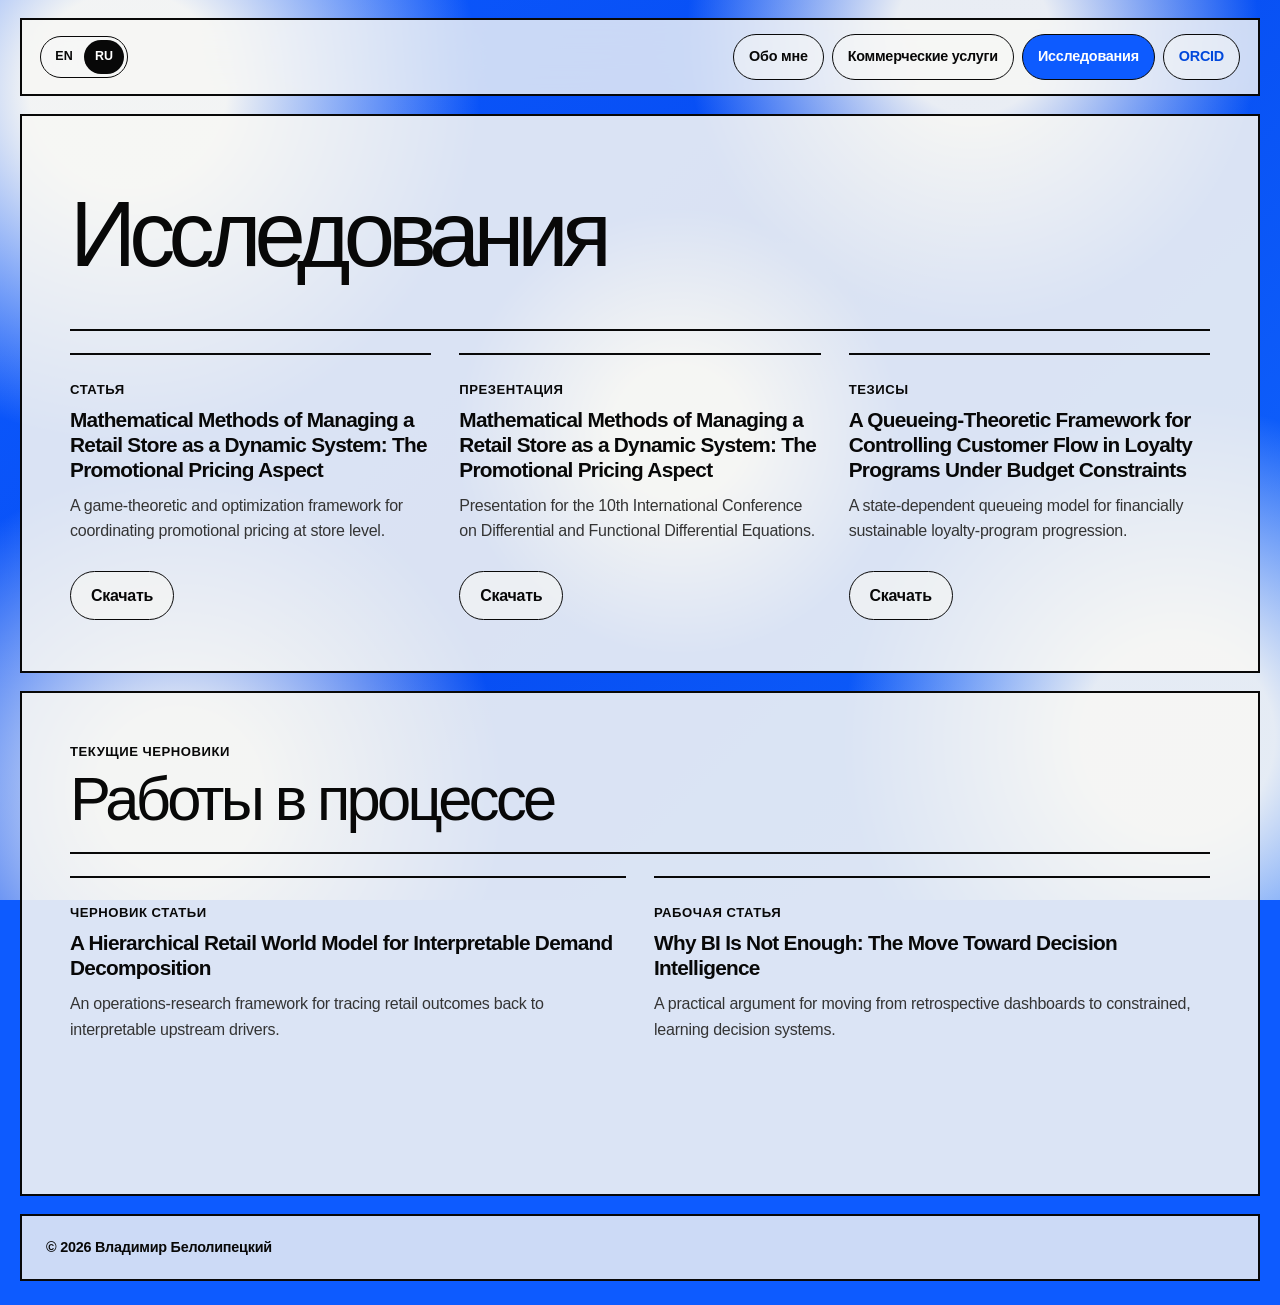
<file: research.html>
<!DOCTYPE html>
<html lang="en">
<head>
  <meta charset="UTF-8">
  <meta name="viewport" content="width=device-width, initial-scale=1.0">
  <title>Research | Vladimir Belolipetskiy</title>
  <link rel="stylesheet" href="styles.css?v=20261001-1">
</head>
<body>
  <a class="skip-link" href="#top">Skip to content</a>
  <header class="site-header">
    <div class="language-switcher" aria-label="Language">
      <button type="button" data-language="en" aria-label="Switch to English">EN</button>
      <button type="button" data-language="ru" aria-label="Switch to Russian">RU</button>
    </div>
    <nav class="nav-links" aria-label="Main navigation">
      <a href="index.html#bio">About Me</a>
      <a href="services.html">Commercial Services</a>
      <a class="is-current" href="research.html" aria-current="page">Research</a>
      <a class="profile-link" href="https://orcid.org/0009-0003-4219-0287" target="_blank" rel="noreferrer">ORCID</a>
    </nav>
  </header>

  <main id="top" tabindex="-1">
    <section class="content-section research-section" aria-labelledby="research-title">
      <div class="section-heading">
        <div>
          <h1 id="research-title">Research</h1>
        </div>
      </div>
      <div class="download-grid">
        <article class="download-card">
          <p class="document-type">Paper</p>
          <h2>Mathematical Methods of Managing a Retail Store as a Dynamic System: The Promotional Pricing Aspect</h2>
          <p>A game-theoretic and optimization framework for coordinating promotional pricing at store level.</p>
          <div class="card-actions">
            <a class="small-button" href="Belolipetskiy.pdf" download>Download</a>
          </div>
        </article>
        <article class="download-card">
          <p class="document-type">Slides</p>
          <h2>Mathematical Methods of Managing a Retail Store as a Dynamic System: The Promotional Pricing Aspect</h2>
          <p>Presentation for the 10th International Conference on Differential and Functional Differential Equations.</p>
          <div class="card-actions">
            <a class="small-button" href="DFDE_presentation.pdf" download>Download</a>
          </div>
        </article>
        <article class="download-card">
          <p class="document-type">Abstract</p>
          <h2>A Queueing-Theoretic Framework for Controlling Customer Flow in Loyalty Programs Under Budget Constraints</h2>
          <p>A state-dependent queueing model for financially sustainable loyalty-program progression.</p>
          <div class="card-actions">
            <a class="small-button" href="QTS_abstract.pdf" download>Download</a>
          </div>
        </article>
      </div>
    </section>

    <section class="content-section" aria-labelledby="progress-title">
      <div class="section-heading">
        <div>
          <p class="eyebrow">Current drafts</p>
          <h2 id="progress-title">In-progress Work</h2>
        </div>
      </div>
      <div class="download-grid two-column">
        <article class="download-card">
          <p class="document-type">Draft article</p>
          <h3>A Hierarchical Retail World Model for Interpretable Demand Decomposition</h3>
          <p>An operations-research framework for tracing retail outcomes back to interpretable upstream drivers.</p>
        </article>
        <article class="download-card">
          <p class="document-type">Working paper</p>
          <h3>Why BI Is Not Enough: The Move Toward Decision Intelligence</h3>
          <p>A practical argument for moving from retrospective dashboards to constrained, learning decision systems.</p>
        </article>
      </div>
    </section>
  </main>

  <footer class="site-footer">
    <span>&copy; <span id="year">2026</span> Vladimir Belolipetskiy</span>
  </footer>

  <script src="script.js"></script>
  <script src="i18n.js?v=20261001-1"></script>
</body>
</html>
</file>
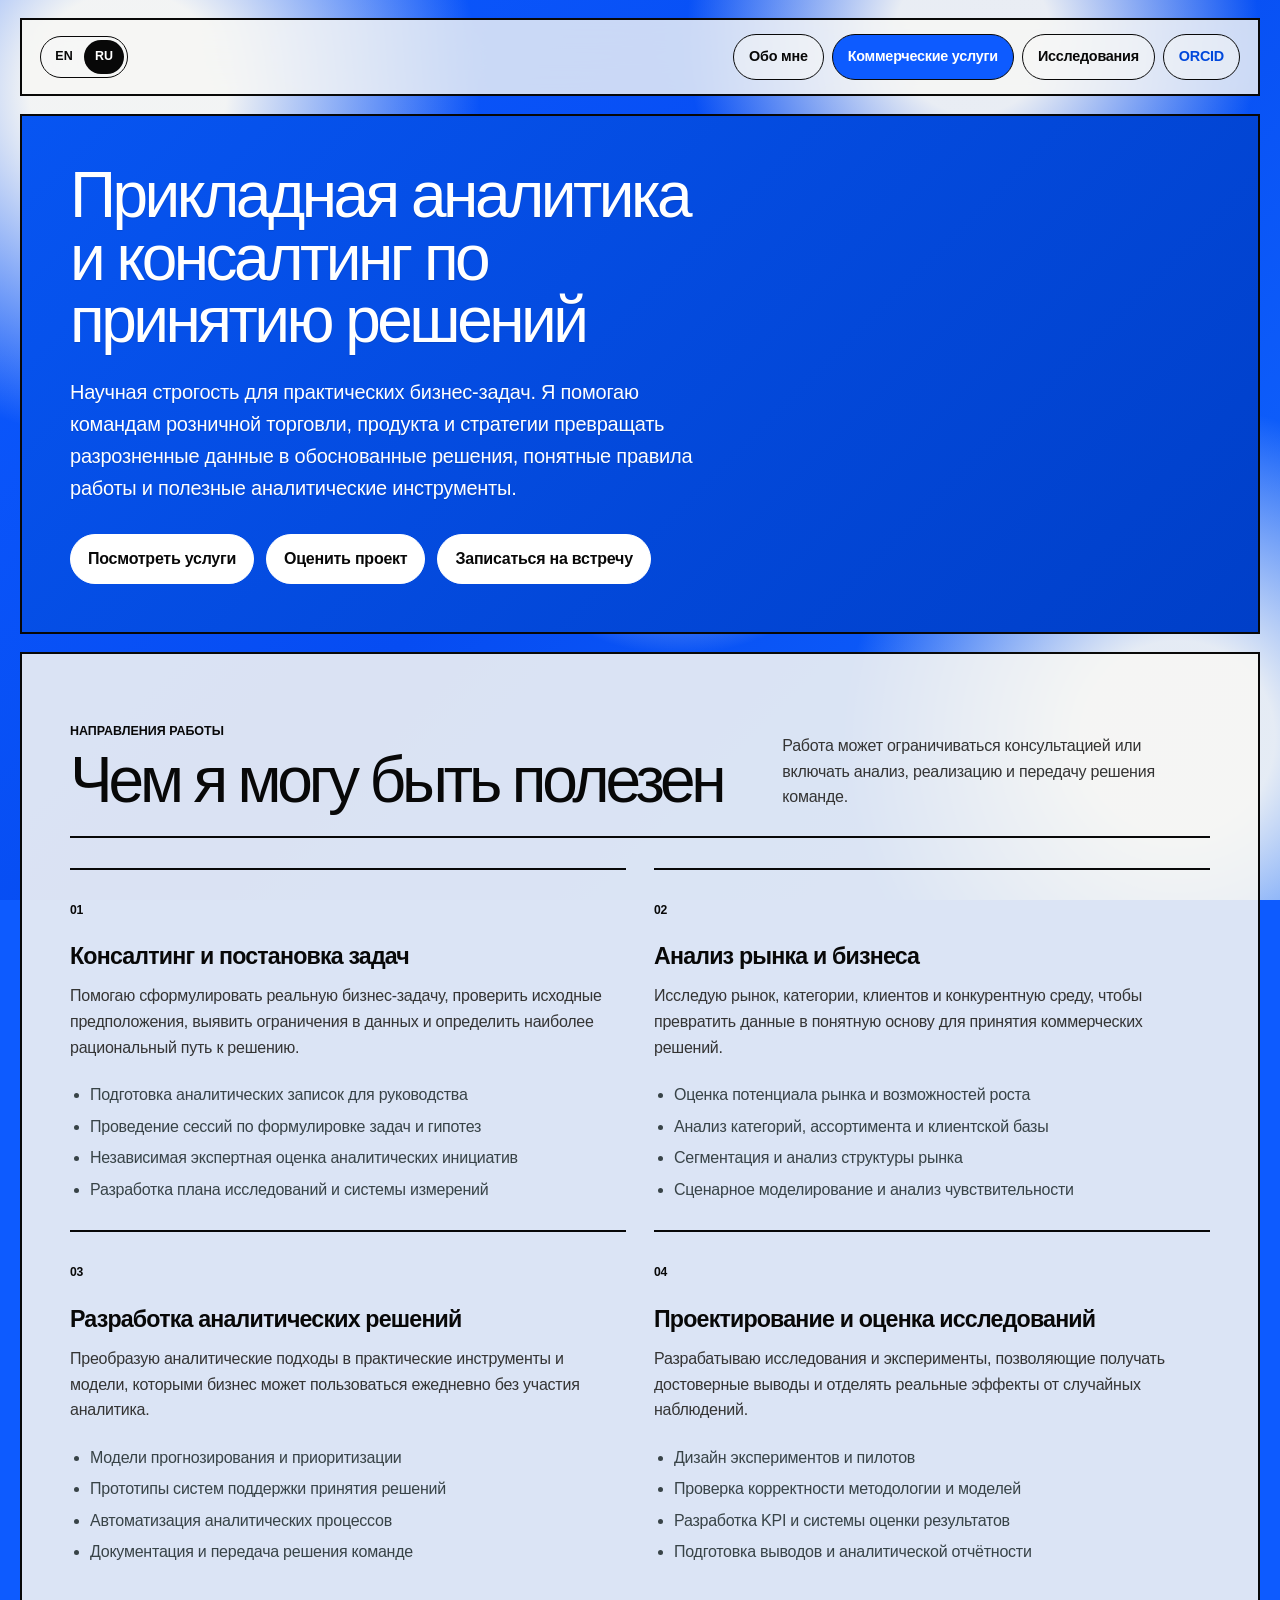
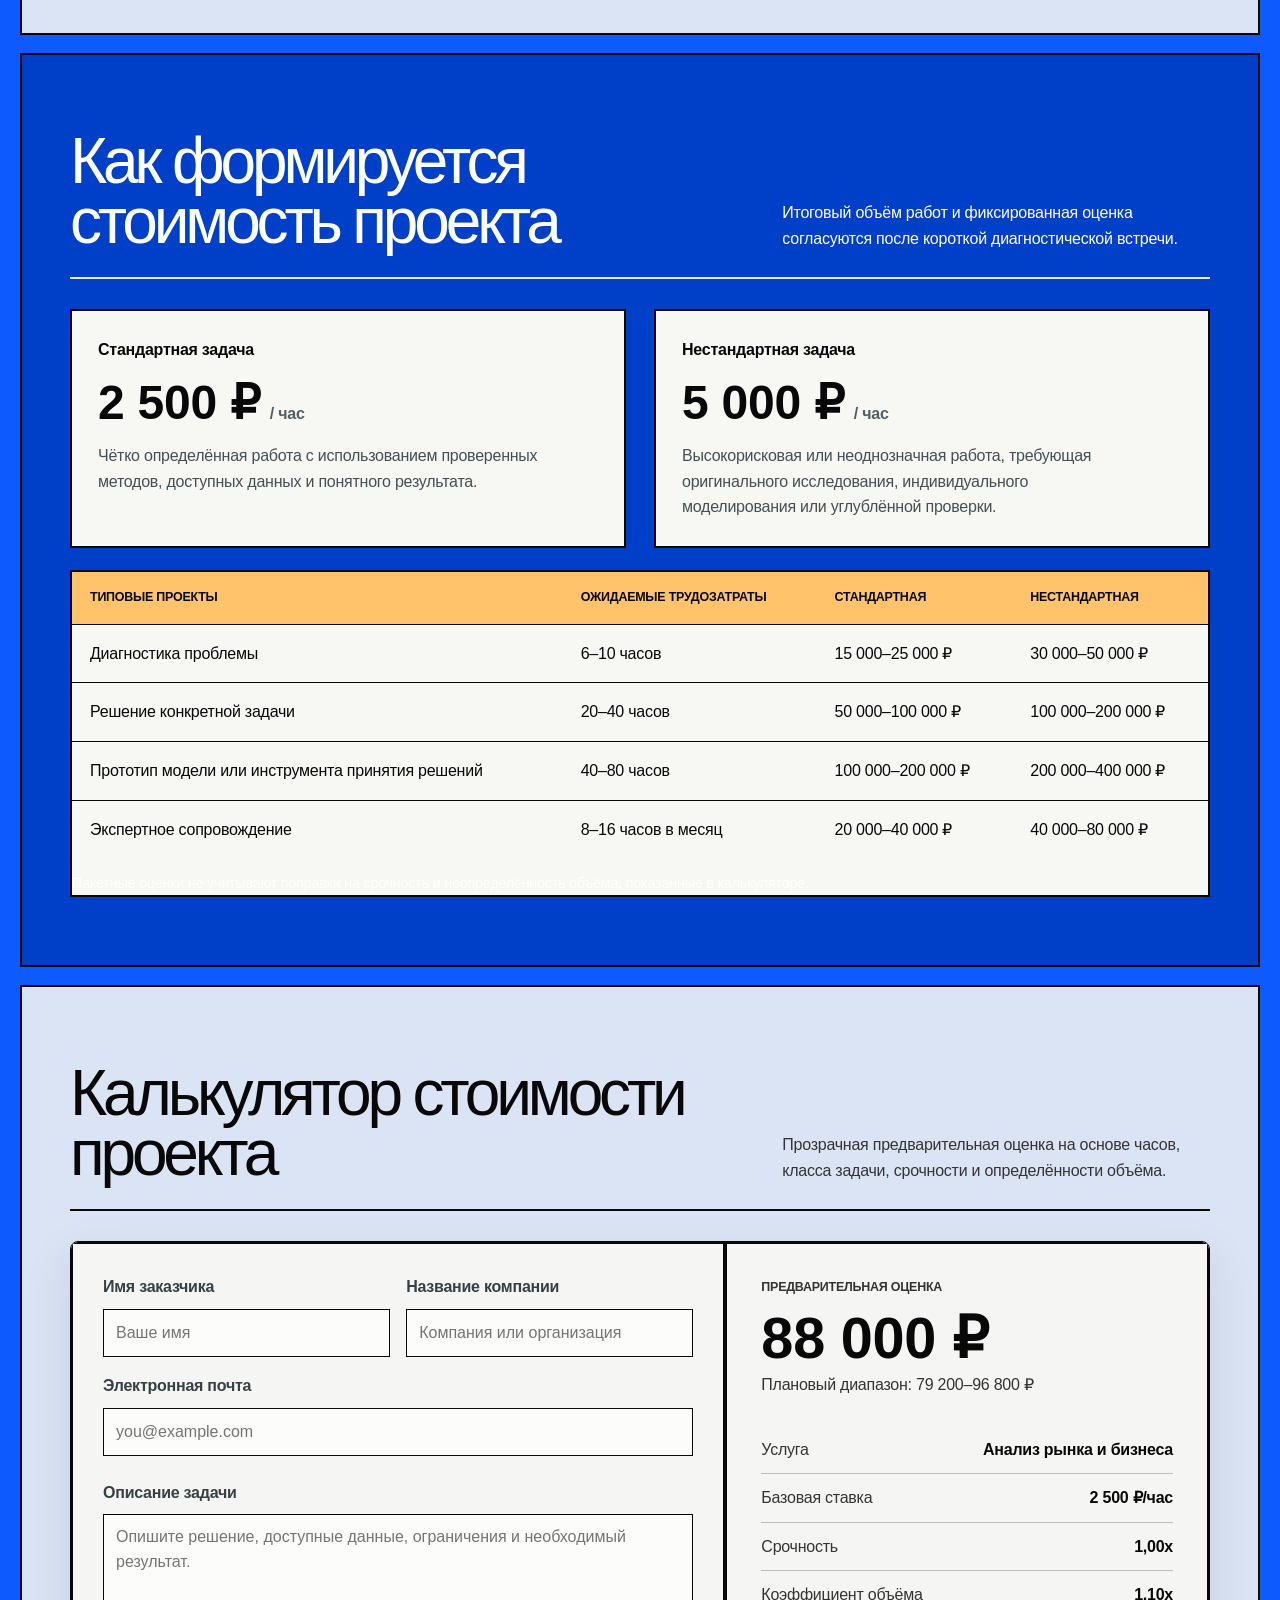
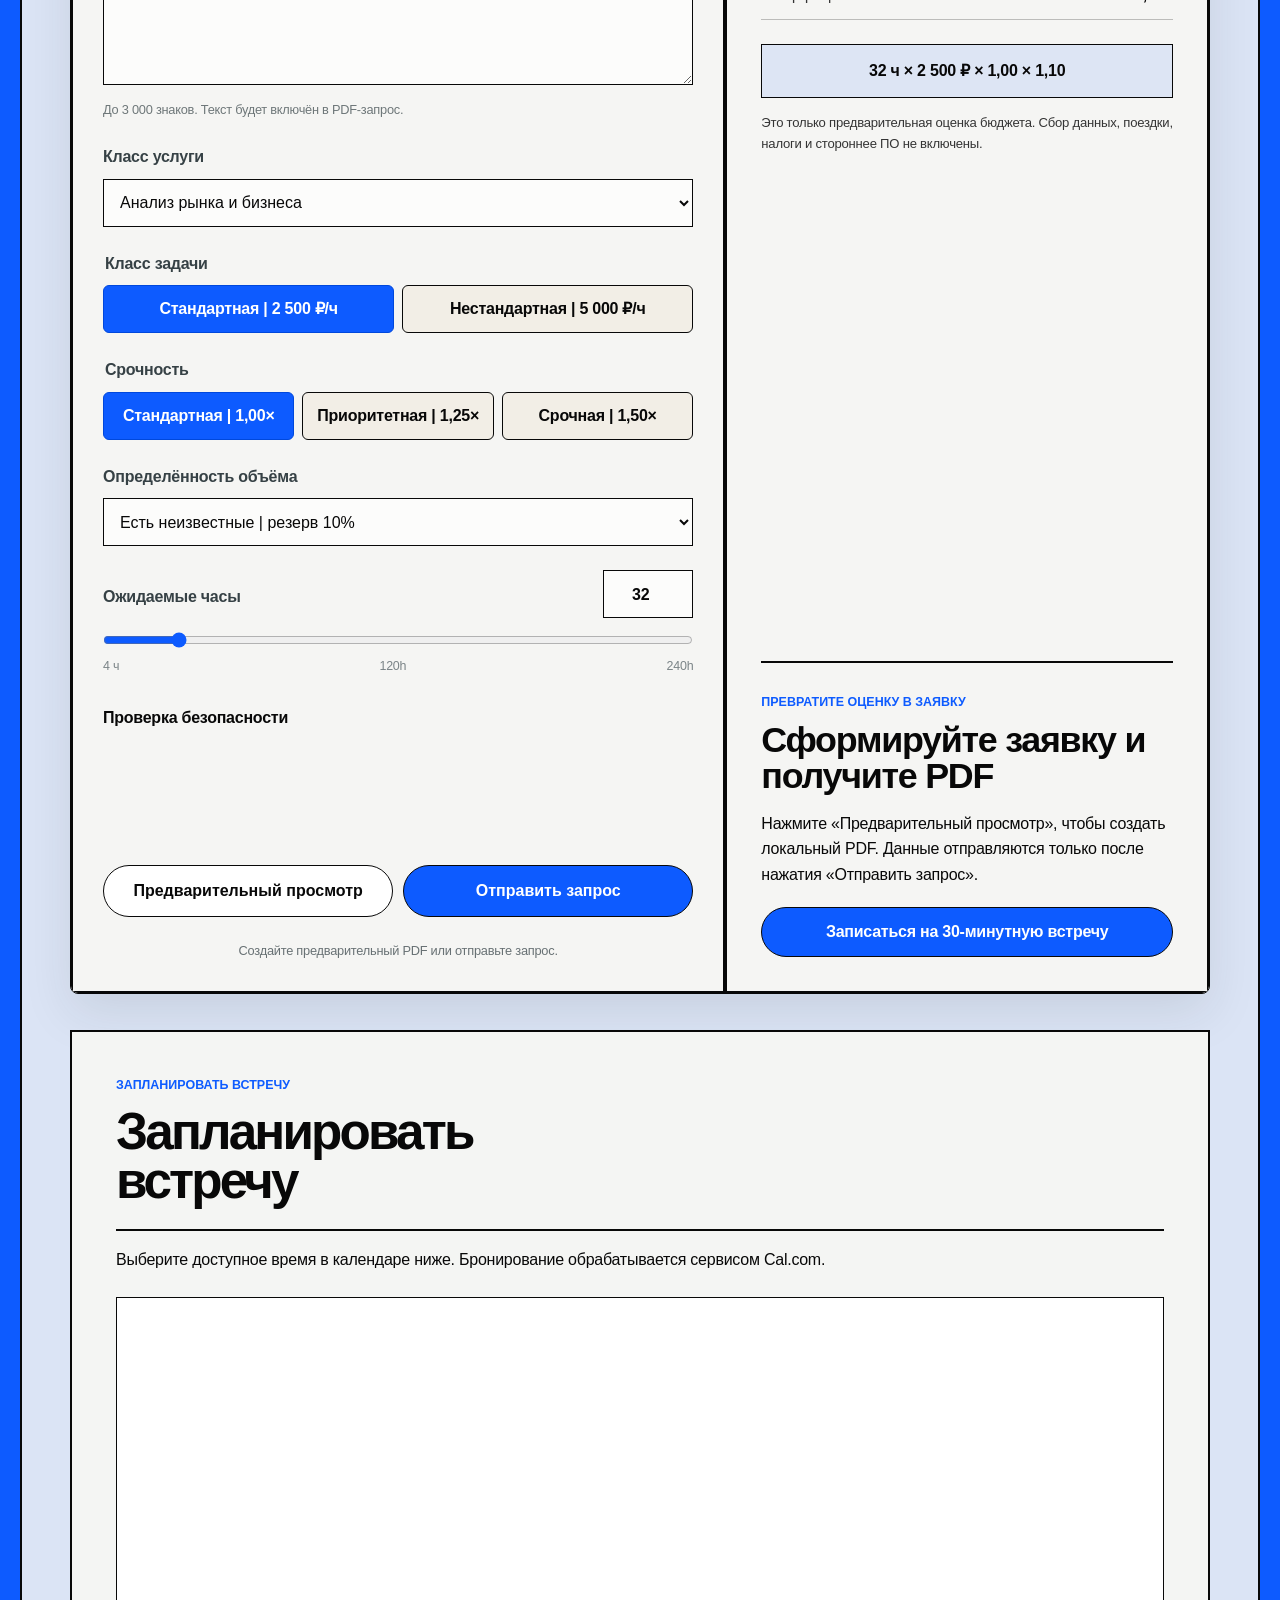
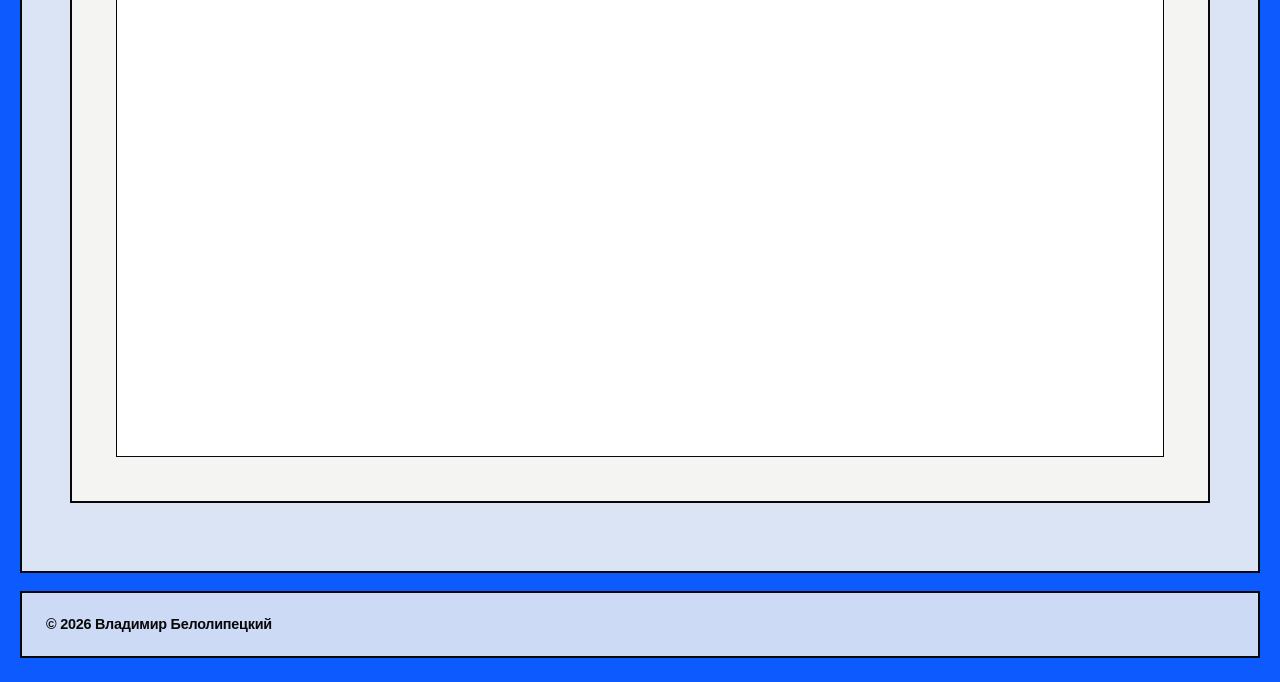
<file: services.html>
<!DOCTYPE html>
<html lang="en">
<head>
  <meta charset="UTF-8">
  <meta name="viewport" content="width=device-width, initial-scale=1.0">
  <meta name="description" content="Applied analytics, decision consulting, and analytical development services by Vladimir Belolipetskiy.">
  <title>Commercial Services | Vladimir Belolipetskiy</title>
  <link rel="stylesheet" href="styles.css?v=20261001-1">
  <link rel="stylesheet" href="services.css?v=20261001-2">
  <script src="https://smartcaptcha.cloud.yandex.ru/captcha.js" defer></script>
</head>
<body class="services-page">
  <a class="skip-link" href="#top">Skip to content</a>
  <header class="site-header">
    <div class="language-switcher" aria-label="Language">
      <button type="button" data-language="en" aria-label="Switch to English">EN</button>
      <button type="button" data-language="ru" aria-label="Switch to Russian">RU</button>
    </div>
    <nav class="nav-links" aria-label="Main navigation">
      <a href="index.html#bio">About Me</a>
      <a class="is-current" href="services.html" aria-current="page">Commercial Services</a>
      <a href="research.html">Research</a>
      <a class="profile-link" href="https://orcid.org/0009-0003-4219-0287" target="_blank" rel="noreferrer">ORCID</a>
    </nav>
  </header>

  <main id="top" tabindex="-1">
    <section class="proposal-hero" aria-labelledby="proposal-title">
      <div class="proposal-hero-overlay"></div>
      <div class="proposal-hero-inner">
        <h1 id="proposal-title">Applied Analytics &amp; Decision Consulting</h1>
        <p class="proposal-lead">
          Research-grade thinking for practical business questions. I help retail, product, and strategy teams
          turn fragmented data into defensible decisions, clear operating rules, and useful analytical tools.
        </p>
        <div class="proposal-actions">
          <a class="button proposal-primary" href="#services">Explore services</a>
          <a class="button proposal-secondary" href="#calculator">Estimate a project</a>
          <a
            class="button proposal-booking"
            href="https://cal.com/avivel97/30min"
            target="_blank"
            rel="noreferrer"
            data-cal-namespace="consultation"
            data-cal-link="avivel97/30min"
            data-cal-config='{"layout":"month_view"}'
          >Book a call</a>
        </div>
      </div>
    </section>

    <section class="proposal-section mobile-accordion" id="services" aria-labelledby="services-title">
      <div class="proposal-container">
        <div class="proposal-heading">
          <div>
            <p class="proposal-eyebrow">Classes of work</p>
            <h2 id="services-title">
              <button class="mobile-accordion-toggle" type="button" data-mobile-accordion="services-panel" aria-controls="services-panel" aria-expanded="false">How I can contribute</button>
            </h2>
          </div>
          <p>Engagements can be advisory-only or extend through analysis, implementation, and handover.</p>
        </div>

        <div class="service-grid mobile-accordion-panel is-mobile-collapsed" id="services-panel">
          <p class="mobile-accordion-copy">Engagements can be advisory-only or extend through analysis, implementation, and handover.</p>
          <article class="service-card">
            <span class="service-number">01</span>
            <h3>Consulting &amp; Problem Framing</h3>
            <p>I help formulate the real business problem, test initial assumptions, identify data constraints, and determine the most rational path to a solution.</p>
            <ul>
              <li>Analytical briefs for management</li>
              <li>Problem and hypothesis framing sessions</li>
              <li>Independent expert review of analytical initiatives</li>
              <li>Research plan and measurement system design</li>
            </ul>
          </article>

          <article class="service-card">
            <span class="service-number">02</span>
            <h3>Market &amp; Business Analysis</h3>
            <p>I study markets, categories, customers, and the competitive environment to turn data into a clear foundation for commercial decisions.</p>
            <ul>
              <li>Market potential and growth opportunity assessment</li>
              <li>Category, assortment, and customer base analysis</li>
              <li>Segmentation and market structure analysis</li>
              <li>Scenario modeling and sensitivity analysis</li>
            </ul>
          </article>

          <article class="service-card">
            <span class="service-number">03</span>
            <h3>Analytical Solution Development</h3>
            <p>I turn analytical approaches into practical tools and models that the business can use every day without an analyst.</p>
            <ul>
              <li>Forecasting and prioritization models</li>
              <li>Decision-support system prototypes</li>
              <li>Analytical process automation</li>
              <li>Documentation and team handover</li>
            </ul>
          </article>

          <article class="service-card">
            <span class="service-number">04</span>
            <h3>Research Design &amp; Evaluation</h3>
            <p>I design studies and experiments that produce reliable conclusions and separate real effects from random observations.</p>
            <ul>
              <li>Experiment and pilot design</li>
              <li>Methodology and model validation</li>
              <li>KPI and outcome measurement system design</li>
              <li>Findings and analytical reporting</li>
            </ul>
          </article>
        </div>
      </div>
    </section>

    <section class="pricing-section" id="pricing" aria-labelledby="pricing-title">
      <div class="proposal-container">
        <div class="proposal-heading pricing-heading">
          <div>
            <h2 id="pricing-title">How project pricing is calculated</h2>
          </div>
          <p>Final scope and a fixed estimate are agreed after a short diagnostic discussion.</p>
        </div>

        <div class="rate-grid">
          <article class="rate-tier regular-tier">
            <p class="rate-name">Regular task</p>
            <p class="rate-price"><strong>$50</strong><span>/ hour</span></p>
            <p>Well-defined work using established methods, available data, and a clear deliverable.</p>
          </article>
          <article class="rate-tier outstanding-tier">
            <p class="rate-name">Outstanding task</p>
            <p class="rate-price"><strong>$100</strong><span>/ hour</span></p>
            <p>High-stakes or ambiguous work requiring original research, custom modeling, or advanced validation.</p>
          </article>
        </div>

        <h3 class="mobile-price-table-title">
          <button class="mobile-accordion-toggle" type="button" data-mobile-accordion="typical-projects-panel" aria-controls="typical-projects-panel" aria-expanded="false">Typical projects</button>
        </h3>
        <div class="price-table-wrap mobile-accordion-panel is-mobile-collapsed" id="typical-projects-panel">
          <table class="price-table">
            <thead>
              <tr>
                <th scope="col">Typical projects</th>
                <th scope="col">Expected effort</th>
                <th scope="col">Regular</th>
                <th scope="col">Outstanding</th>
              </tr>
            </thead>
            <tbody>
              <tr>
                <td>Problem diagnosis</td>
                <td><span class="mobile-table-label">Expected effort</span><span>6-10 hours</span></td>
                <td><span class="mobile-table-label">Regular</span><span>$300-$500</span></td>
                <td><span class="mobile-table-label">Outstanding</span><span>$600-$1,000</span></td>
              </tr>
              <tr>
                <td>Solving a specific task</td>
                <td><span class="mobile-table-label">Expected effort</span><span>20-40 hours</span></td>
                <td><span class="mobile-table-label">Regular</span><span>$1,000-$2,000</span></td>
                <td><span class="mobile-table-label">Outstanding</span><span>$2,000-$4,000</span></td>
              </tr>
              <tr>
                <td>Model or decision-support tool prototype</td>
                <td><span class="mobile-table-label">Expected effort</span><span>40-80 hours</span></td>
                <td><span class="mobile-table-label">Regular</span><span>$2,000-$4,000</span></td>
                <td><span class="mobile-table-label">Outstanding</span><span>$4,000-$8,000</span></td>
              </tr>
              <tr>
                <td>Expert advisory support</td>
                <td><span class="mobile-table-label">Expected effort</span><span>8-16 hours / month</span></td>
                <td><span class="mobile-table-label">Regular</span><span>$400-$800</span></td>
                <td><span class="mobile-table-label">Outstanding</span><span>$800-$1,600</span></td>
              </tr>
            </tbody>
          </table>
          <p class="pricing-note">Package figures exclude urgency and scope-uncertainty adjustments shown in the calculator.</p>
        </div>
      </div>
    </section>

    <section class="calculator-section mobile-accordion" id="calculator" aria-labelledby="calculator-title">
      <div class="proposal-container">
        <div class="proposal-heading calculator-heading">
          <div>
            <h2 id="calculator-title">
              <button class="mobile-accordion-toggle" type="button" data-mobile-accordion="calculator-panel" aria-controls="calculator-panel" aria-expanded="false">Project Cost Calculator</button>
            </h2>
          </div>
          <p>A transparent working estimate based on hours, classification, urgency, and scope certainty.</p>
        </div>

        <div class="calculator-tool mobile-accordion-panel is-mobile-collapsed" id="calculator-panel">
          <p class="mobile-accordion-copy">A transparent working estimate based on hours, classification, urgency, and scope certainty.</p>
          <form class="calculator-form" id="cost-form">
            <div class="customer-fields">
              <div class="form-field">
                <label for="customer-name">Customer name</label>
                <input class="text-input" id="customer-name" name="customerName" type="text" maxlength="100" autocomplete="name" placeholder="Your full name" required>
              </div>
              <div class="form-field">
                <label for="company-name">Company name</label>
                <input class="text-input" id="company-name" name="companyName" type="text" maxlength="120" autocomplete="organization" placeholder="Company or organization" required>
              </div>
              <div class="form-field customer-email-field">
                <label for="customer-email">Email</label>
                <input class="text-input" id="customer-email" name="email" type="email" maxlength="200" autocomplete="email" spellcheck="false" placeholder="you@example.com" required>
              </div>
            </div>

            <div class="honeypot-field" aria-hidden="true">
              <label for="website-field">Website</label>
              <input id="website-field" name="website" type="text" tabindex="-1" autocomplete="off">
            </div>

            <div class="form-field">
              <label for="problem-description">Problem description</label>
              <textarea id="problem-description" name="problemDescription" rows="6" maxlength="3000" placeholder="Describe the decision, available data, constraints, and the outcome you need." aria-describedby="problem-hint" required></textarea>
              <span class="field-hint" id="problem-hint">Up to 3,000 characters. The text will be included in the request PDF.</span>
            </div>

            <div class="form-field">
              <label for="service-type">Service class</label>
              <select id="service-type" name="service">
                <option value="Consulting & Decision Framing">Consulting &amp; Decision Framing</option>
                <option value="Market & Business Analysis" selected>Market &amp; Business Analysis</option>
                <option value="Analytical Development">Analytical Development</option>
                <option value="Research Design & Validation">Research Design &amp; Validation</option>
              </select>
            </div>

            <fieldset class="form-field">
              <legend>Task classification</legend>
              <div class="segmented-control">
                <label>
                  <input type="radio" name="classification" value="50" checked>
                  <span>Regular | $50/h</span>
                </label>
                <label>
                  <input type="radio" name="classification" value="100">
                  <span>Outstanding | $100/h</span>
                </label>
              </div>
            </fieldset>

            <fieldset class="form-field">
              <legend>Urgency</legend>
              <div class="segmented-control urgency-control">
                <label>
                  <input type="radio" name="urgency" value="1" checked>
                  <span>Standard | 1.00x</span>
                </label>
                <label>
                  <input type="radio" name="urgency" value="1.25">
                  <span>Priority | 1.25x</span>
                </label>
                <label>
                  <input type="radio" name="urgency" value="1.5">
                  <span>Rush | 1.50x</span>
                </label>
              </div>
            </fieldset>

            <div class="form-field">
              <label for="scope-factor">Scope certainty</label>
              <select id="scope-factor" name="scope">
                <option value="1">Clear scope | no buffer</option>
                <option value="1.1" selected>Some unknowns | 10% buffer</option>
                <option value="1.2">Exploratory scope | 20% buffer</option>
              </select>
            </div>

            <div class="form-field hours-field">
              <div class="hours-label">
                <label for="hours-range">Expected hours</label>
                <input id="hours-number" name="hours" type="number" min="4" max="240" step="1" value="32" aria-label="Expected hours as a number">
              </div>
              <input id="hours-range" type="range" min="4" max="240" step="1" value="32">
              <div class="range-scale" aria-hidden="true">
                <span>4h</span>
                <span>120h</span>
                <span>240h</span>
              </div>
            </div>

            <div class="captcha-field" aria-labelledby="captcha-label">
              <p class="captcha-label" id="captcha-label">Security check</p>
              <div
                id="request-captcha"
                class="smart-captcha"
                data-sitekey="ysc1_SNQBlhBcmPFye1f2ZGP5lQfI0kclj8OxYmqjWtEg36a4d1ab"
              ></div>
            </div>

            <div class="request-form-actions">
              <button class="button request-button" id="form-request" type="submit" aria-controls="request-document">Preview</button>
              <button class="button submit-request-button" id="submit-request" type="button">Submit request</button>
            </div>
            <p class="request-status" id="request-status" role="status" aria-live="polite">Create a PDF preview or submit the request.</p>
          </form>

          <aside class="estimate-result" aria-live="polite">
            <p class="estimate-label">Working estimate</p>
            <p class="estimate-total" id="estimate-total">$1,760</p>
            <p class="estimate-range" id="estimate-range">Planning range: $1,584-$1,936</p>
            <dl class="estimate-breakdown">
              <div>
                <dt>Service</dt>
                <dd id="result-service">Market &amp; Business Analysis</dd>
              </div>
              <div>
                <dt>Base rate</dt>
                <dd id="result-rate">$50/hour</dd>
              </div>
              <div>
                <dt>Urgency</dt>
                <dd id="result-urgency">1.00x</dd>
              </div>
              <div>
                <dt>Scope factor</dt>
                <dd id="result-scope">1.10x</dd>
              </div>
            </dl>
            <p class="estimate-formula" id="estimate-formula">32 hours x $50 x 1.00 x 1.10</p>
            <p class="estimate-disclaimer">Budget estimate only. Data acquisition, travel, taxes, and third-party software are not included.</p>
            <div class="estimate-cta">
              <p class="proposal-eyebrow">Turn the estimate into a brief</p>
              <h3>Your project request is one click away</h3>
              <p>Select “Preview” to create a local PDF. Data is sent only when you select “Submit request.”</p>
              <a
                class="button estimate-booking-button"
                href="https://cal.com/avivel97/30min"
                target="_blank"
                rel="noreferrer"
                data-cal-namespace="consultation"
                data-cal-link="avivel97/30min"
                data-cal-config='{"layout":"month_view"}'
              >Book a 30-minute call</a>
            </div>
          </aside>
        </div>

        <section class="cal-inline-section mobile-accordion" aria-labelledby="cal-inline-title">
          <div class="cal-inline-heading">
            <p class="proposal-eyebrow">Schedule a meeting</p>
            <h3 id="cal-inline-title">
              <button class="mobile-accordion-toggle" type="button" data-mobile-accordion="schedule-panel" aria-controls="schedule-panel" aria-expanded="false">Schedule a meeting</button>
            </h3>
          </div>
          <div class="mobile-accordion-panel is-mobile-collapsed" id="schedule-panel">
            <p>Select an available time in the calendar below. The booking is handled by Cal.com.</p>
            <div
              class="cal-inline-widget"
              id="cal-booking-inline"
              aria-label="Cal.com booking calendar"
            ></div>
            <noscript>
              <p class="cal-inline-fallback">
                JavaScript is required to display the calendar.
                <a href="https://cal.com/avivel97/30min" target="_blank" rel="noreferrer">Open Cal.com</a>
              </p>
            </noscript>
          </div>
        </section>

        <section class="request-document" id="request-document" aria-labelledby="request-document-title" hidden>
          <div class="request-document-heading">
            <div>
              <p class="proposal-eyebrow">Generated document</p>
              <h3 id="request-document-title">Project Request Preview</h3>
            </div>
            <a class="button request-download" id="request-download" href="#" download>Download PDF</a>
          </div>
          <div class="request-preview-frame">
            <iframe id="request-preview" title="Generated project request PDF preview"></iframe>
          </div>
        </section>
      </div>
    </section>

  </main>

  <footer class="site-footer">
    <span>&copy; <span id="year">2026</span> Vladimir Belolipetskiy</span>
  </footer>

  <script src="jspdf.umd.min.js"></script>
  <script src="services.js?v=20261001-1"></script>
  <script src="i18n.js?v=20261001-1"></script>
  <script src="cal-booking.js?v=20260731-4"></script>
</body>
</html>
</file>
<file: styles.css>
:root {
  color-scheme: light;
  --ink: #1d2528;
  --muted: #667175;
  --page: #f8f5ef;
  --paper: #ffffff;
  --line: #d8d2c5;
  --teal: #0f766e;
  --teal-dark: #0a4d49;
  --coral: #c9543f;
  --gold: #c88a2f;
  --shadow: 0 20px 60px rgba(29, 37, 40, 0.12);
}

* {
  box-sizing: border-box;
}

html {
  scroll-behavior: smooth;
}

body {
  margin: 0;
  background: var(--page);
  color: var(--ink);
  font-family: Inter, ui-sans-serif, system-ui, -apple-system, BlinkMacSystemFont, "Segoe UI", sans-serif;
  line-height: 1.6;
}

a {
  color: inherit;
  text-decoration: none;
}

button,
a {
  -webkit-tap-highlight-color: transparent;
}

.site-header {
  position: sticky;
  top: 0;
  z-index: 20;
  display: flex;
  align-items: center;
  justify-content: space-between;
  gap: 24px;
  min-height: 72px;
  padding: 16px 48px;
  background: rgba(248, 245, 239, 0.92);
  border-bottom: 1px solid rgba(216, 210, 197, 0.78);
  backdrop-filter: blur(16px);
}

.brand,
.nav-links,
.hero-actions,
.card-actions,
.footer-links {
  display: flex;
  align-items: center;
}

.brand {
  gap: 12px;
  font-weight: 800;
}

.brand-mark {
  display: grid;
  place-items: center;
  width: 42px;
  height: 42px;
  background: var(--teal-dark);
  color: #ffffff;
  border-radius: 8px;
  font-size: 0.9rem;
}

.nav-links {
  flex-wrap: wrap;
  justify-content: flex-end;
  gap: 22px;
  color: var(--muted);
  font-weight: 700;
  font-size: 0.95rem;
}

.nav-links a:hover,
.text-link:hover,
.site-footer a:hover {
  color: var(--teal-dark);
}

.nav-links a.is-current {
  padding: 10px 14px;
  color: #8f321f;
  background: #f6ded7;
  border-radius: 8px;
}

.profile-link {
  padding: 10px 14px;
  color: var(--teal-dark);
  background: #e4f2ef;
  border: 1px solid rgba(15, 118, 110, 0.22);
  border-radius: 8px;
}

.hero-section {
  display: grid;
  grid-template-columns: minmax(320px, 0.9fr) minmax(360px, 1.1fr);
  gap: 56px;
  align-items: center;
  max-width: 1180px;
  min-height: calc(100vh - 128px);
  margin: 0 auto;
  padding: 54px 48px 36px;
}

.portrait-panel {
  position: relative;
  min-height: 520px;
}

.portrait-panel::before {
  position: absolute;
  inset: 28px -22px -22px 36px;
  content: "";
  background: #1f6f77;
  border-radius: 8px;
}

.portrait {
  position: relative;
  display: block;
  width: 100%;
  height: 620px;
  object-fit: cover;
  object-position: center top;
  border-radius: 8px;
  box-shadow: var(--shadow);
}

.intro-panel {
  max-width: 660px;
}

.eyebrow,
.document-type {
  margin: 0;
  color: var(--coral);
  font-size: 0.78rem;
  font-weight: 900;
  letter-spacing: 0;
  text-transform: uppercase;
}

h1,
h2,
h3,
p {
  overflow-wrap: anywhere;
}

h1 {
  margin: 12px 0 24px;
  font-size: 4rem;
  line-height: 1.02;
}

h2 {
  margin: 8px 0 0;
  font-size: 2.2rem;
  line-height: 1.1;
}

h3,
.download-card h2 {
  margin: 8px 0 10px;
  font-size: 1.35rem;
  line-height: 1.2;
}

.bio {
  max-width: 58ch;
  margin: 0;
  color: #394448;
  font-size: 1.16rem;
}

.hero-actions {
  flex-wrap: wrap;
  gap: 12px;
  margin-top: 32px;
}

.cv-actions {
  justify-content: center;
}

.button,
.small-button {
  display: inline-flex;
  align-items: center;
  justify-content: center;
  min-height: 44px;
  border: 1px solid transparent;
  border-radius: 8px;
  font: inherit;
  font-weight: 800;
  cursor: pointer;
  transition: transform 160ms ease, border-color 160ms ease, background-color 160ms ease, color 160ms ease;
}

.button {
  padding: 12px 18px;
}

.small-button {
  min-width: 104px;
  padding: 9px 13px;
  background: #f3efe5;
  color: var(--ink);
}

.button:hover,
.small-button:hover {
  transform: translateY(-1px);
}

.primary {
  background: var(--teal-dark);
  color: #ffffff;
}

.secondary {
  color: var(--teal-dark);
  border-color: rgba(15, 118, 110, 0.28);
  background: #ffffff;
}

.content-section {
  max-width: 1180px;
  margin: 0 auto;
  padding: 72px 48px 86px;
}

.research-section {
  max-width: 1276px;
  padding-right: 96px;
  padding-left: 96px;
  background: #efe8d9;
  border-radius: 8px;
}

.section-heading {
  display: flex;
  align-items: end;
  justify-content: space-between;
  gap: 24px;
  margin-bottom: 22px;
}

.text-link {
  color: var(--teal-dark);
  font-weight: 900;
}

.document-viewer {
  overflow: hidden;
  background: var(--paper);
  border: 1px solid var(--line);
  border-radius: 8px;
  box-shadow: 0 16px 44px rgba(29, 37, 40, 0.08);
}

#pdf-preview {
  display: block;
  width: 100%;
  height: 720px;
  border: 0;
  background: #ffffff;
}

.download-grid {
  display: grid;
  grid-template-columns: repeat(3, minmax(0, 1fr));
  gap: 18px;
}

.download-grid.two-column {
  grid-template-columns: repeat(2, minmax(0, 1fr));
}

.download-card {
  min-height: 238px;
  padding: 24px;
  background: var(--paper);
  border: 1px solid var(--line);
  border-radius: 8px;
}

.download-card p:not(.document-type) {
  min-height: 54px;
  margin: 0 0 24px;
  color: var(--muted);
}

.card-actions {
  flex-wrap: wrap;
  gap: 10px;
}

.site-footer {
  display: flex;
  align-items: center;
  justify-content: space-between;
  gap: 20px;
  padding: 28px 48px;
  color: var(--muted);
  background: #e9dfcf;
  border-top: 1px solid var(--line);
  font-weight: 700;
}

.footer-links {
  flex-wrap: wrap;
  justify-content: flex-end;
  gap: 16px;
}

@media (max-width: 900px) {
  .site-header {
    position: static;
    align-items: flex-start;
    flex-direction: column;
    padding: 18px 24px;
  }

  .nav-links {
    flex-wrap: wrap;
    gap: 12px;
  }

  .hero-section {
    grid-template-columns: 1fr;
    min-height: 0;
    padding: 34px 24px 28px;
  }

  .portrait-panel {
    min-height: auto;
  }

  .portrait-panel::before {
    inset: 20px -10px -10px 20px;
  }

  .portrait {
    height: 560px;
  }

  h1 {
    font-size: 3.15rem;
  }

  .download-grid,
  .download-grid.two-column {
    grid-template-columns: 1fr;
  }

  .content-section {
    padding-right: 24px;
    padding-left: 24px;
  }

  .section-heading {
    align-items: flex-start;
    flex-direction: column;
  }

  #pdf-preview {
    height: 640px;
  }
}

@media (max-width: 560px) {
  .brand {
    align-items: flex-start;
  }

  .brand span:last-child {
    max-width: 220px;
  }

  .nav-links {
    align-items: flex-start;
    flex-direction: column;
  }

  .profile-link {
    width: 100%;
  }

  .hero-section {
    gap: 34px;
  }

  .portrait {
    height: 430px;
  }

  h1 {
    font-size: 2.45rem;
  }

  h2 {
    font-size: 1.85rem;
  }

  .bio {
    font-size: 1.04rem;
  }

  .button {
    width: 100%;
  }

  #pdf-preview {
    height: 520px;
  }

  .site-footer {
    flex-direction: column;
    padding: 24px;
  }
}

/* Product Sense-inspired visual system */
:root {
  --ink: #080808;
  --muted: #343434;
  --page: #0d5bff;
  --paper: rgba(247, 247, 244, 0.9);
  --line: #080808;
  --teal: #0d5bff;
  --teal-dark: #0048dc;
  --coral: #0d5bff;
  --gold: #0d5bff;
  --shadow: none;
}

body {
  min-height: 100vh;
  background-color: #0d5bff;
  background-image:
    radial-gradient(circle at 10% 10%, rgba(247, 247, 244, 0.98) 0 7%, rgba(247, 247, 244, 0) 25%),
    radial-gradient(circle at 76% 4%, rgba(247, 247, 244, 0.94) 0 6%, rgba(247, 247, 244, 0) 22%),
    radial-gradient(circle at 53% 48%, rgba(247, 247, 244, 0.95) 0 8%, rgba(247, 247, 244, 0) 27%),
    radial-gradient(circle at 14% 88%, rgba(247, 247, 244, 0.9) 0 6%, rgba(247, 247, 244, 0) 24%),
    radial-gradient(circle at 92% 82%, rgba(247, 247, 244, 0.92) 0 7%, rgba(247, 247, 244, 0) 24%),
    linear-gradient(135deg, #0d5bff 0%, #064cf2 48%, #1268ff 100%);
  background-attachment: fixed;
  color: var(--ink);
  font-family: Arial, Helvetica, sans-serif;
  letter-spacing: -0.015em;
}

.site-header {
  top: 16px;
  width: calc(100% - 36px);
  max-width: 1240px;
  min-height: 78px;
  margin: 18px auto 0;
  padding: 14px 18px;
  background: rgba(247, 247, 244, 0.82);
  border: 2px solid var(--ink);
  backdrop-filter: blur(24px) saturate(115%);
}

.language-switcher {
  display: inline-flex;
  flex: 0 0 auto;
  padding: 3px;
  background: rgba(247, 247, 244, 0.58);
  border: 1.5px solid var(--ink);
  border-radius: 999px;
}

.language-switcher button {
  min-width: 40px;
  padding: 7px 9px;
  color: var(--ink);
  background: transparent;
  border: 0;
  border-radius: 999px;
  font: inherit;
  font-size: 0.78rem;
  font-weight: 800;
  cursor: pointer;
}

.language-switcher button.is-active {
  color: #ffffff;
  background: var(--ink);
}

.language-switcher button:focus-visible {
  outline: 2px solid #0d5bff;
  outline-offset: 2px;
}

.brand {
  gap: 10px;
  font-size: 1rem;
  letter-spacing: -0.03em;
}

.brand-mark {
  width: 44px;
  height: 44px;
  color: #ffffff;
  background: #0d5bff;
  border: 2px solid var(--ink);
  border-radius: 50%;
}

.nav-links {
  gap: 8px;
  color: var(--ink);
  font-size: 0.9rem;
}

.nav-links a,
.profile-link,
.nav-links a.is-current {
  padding: 10px 15px;
  border: 1.5px solid var(--ink);
  border-radius: 999px;
  background: rgba(247, 247, 244, 0.48);
}

.nav-links a:hover {
  color: var(--ink);
  background: #ffffff;
}

.nav-links a.is-current {
  color: #ffffff;
  background: #0d5bff;
}

.hero-section {
  grid-template-columns: minmax(280px, 0.78fr) minmax(420px, 1.22fr);
  gap: 48px;
  width: calc(100% - 36px);
  max-width: 1240px;
  min-height: 690px;
  margin: 18px auto 0;
  padding: 48px;
  background: rgba(247, 247, 244, 0.76);
  border: 2px solid var(--ink);
}

.portrait-panel {
  min-height: 560px;
  background: #0d5bff;
  border: 2px solid var(--ink);
}

.portrait-panel::before {
  display: none;
}

.portrait {
  width: 100%;
  height: 560px;
  object-position: center top;
  border: 0;
  border-radius: 0;
  box-shadow: none;
  filter: none;
  mix-blend-mode: normal;
}

.intro-panel {
  max-width: none;
}

.eyebrow,
.document-type {
  color: var(--ink);
  font-size: 0.82rem;
  letter-spacing: 0.04em;
}

.intro-panel > .eyebrow {
  padding-bottom: 16px;
  border-bottom: 2px solid var(--ink);
}

h1 {
  margin: 30px 0 28px;
  font-size: clamp(4rem, 7.2vw, 7.4rem);
  font-weight: 500;
  line-height: 0.9;
  letter-spacing: -0.075em;
}

h2 {
  font-size: clamp(2.5rem, 4.8vw, 5.2rem);
  font-weight: 500;
  line-height: 0.95;
  letter-spacing: -0.06em;
}

h3,
.download-card h2 {
  font-size: 1.3rem;
  font-weight: 700;
  letter-spacing: -0.035em;
}

.bio {
  max-width: 52ch;
  color: var(--ink);
  font-size: 1.25rem;
  line-height: 1.45;
}

.content-section,
.research-section {
  width: calc(100% - 36px);
  max-width: 1240px;
  margin: 18px auto 0;
  padding: 48px;
  background: rgba(247, 247, 244, 0.88);
  border: 2px solid var(--ink);
  border-radius: 0;
}

.section-heading {
  align-items: flex-end;
  padding-bottom: 24px;
  border-bottom: 2px solid var(--ink);
}

.text-link {
  padding: 10px 15px;
  color: var(--ink);
  border: 1.5px solid var(--ink);
  border-radius: 999px;
  background: rgba(255, 255, 255, 0.4);
}

.document-viewer {
  border: 2px solid var(--ink);
  border-radius: 0;
  box-shadow: none;
}

#pdf-preview {
  height: 760px;
}

.hero-actions {
  gap: 10px;
  margin-top: 28px;
}

.button,
.small-button {
  min-height: 48px;
  padding: 11px 17px;
  color: var(--ink);
  background: rgba(247, 247, 244, 0.62);
  border: 1.5px solid var(--ink);
  border-radius: 999px;
  box-shadow: none;
}

.button.primary {
  color: #ffffff;
  background: #0d5bff;
}

.button.secondary {
  color: var(--ink);
  background: rgba(247, 247, 244, 0.62);
  border-color: var(--ink);
}

.button:hover,
.small-button:hover {
  transform: none;
  background: #ffffff;
}

.button.primary:hover {
  color: var(--ink);
}

.download-grid,
.download-grid.two-column {
  gap: 28px;
}

.download-card {
  min-height: 270px;
  padding: 24px 0 0;
  background: transparent;
  border: 0;
  border-top: 2px solid var(--ink);
  border-radius: 0;
}

.download-card p:not(.document-type) {
  color: var(--muted);
}

.site-footer {
  width: calc(100% - 36px);
  max-width: 1240px;
  margin: 18px auto 24px;
  padding: 20px 24px;
  color: var(--ink);
  background: rgba(247, 247, 244, 0.82);
  border: 2px solid var(--ink);
  font-size: 0.9rem;
}

@media (max-width: 900px) {
  .site-header {
    position: static;
    width: calc(100% - 24px);
    margin-top: 12px;
    padding: 14px;
  }

  .nav-links {
    width: 100%;
    flex-flow: row wrap;
  }

  .language-switcher {
    align-self: flex-start;
  }

  .hero-section,
  .content-section,
  .research-section,
  .site-footer {
    width: calc(100% - 24px);
    margin-top: 12px;
  }

  .hero-section {
    grid-template-columns: 1fr;
    padding: 28px;
  }

  .portrait-panel,
  .portrait {
    min-height: 0;
    height: 520px;
  }

  .content-section,
  .research-section {
    padding: 32px 28px;
  }
}

@media (max-width: 560px) {
  .brand {
    align-items: center;
  }

  .nav-links {
    align-items: center;
    flex-direction: row;
    gap: 7px;
  }

  .nav-links a,
  .profile-link,
  .nav-links a.is-current {
    width: auto;
    padding: 8px 11px;
    font-size: 0.8rem;
  }

  .hero-section,
  .content-section,
  .research-section {
    padding: 22px;
  }

  .portrait-panel,
  .portrait {
    height: 400px;
  }

  h1 {
    font-size: clamp(3.1rem, 16vw, 5rem);
  }

  .button {
    width: 100%;
  }

  #pdf-preview {
    height: 520px;
  }
}

/* Responsive refinements */
h1,
h2,
h3 {
  overflow-wrap: normal;
  word-break: normal;
  hyphens: none;
}

@media (max-width: 1180px) {
  .hero-section {
    grid-template-columns: 1fr;
  }

  .intro-panel h1 {
    font-size: clamp(4rem, 9vw, 6.4rem);
  }
}

@media (max-width: 640px) {
  .site-header {
    display: grid;
    grid-template-columns: 1fr auto;
    gap: 14px;
    align-items: center;
  }

  .language-switcher {
    grid-column: 1;
    grid-row: 1;
    align-self: center;
    justify-self: start;
  }

  .brand {
    grid-column: 2;
    grid-row: 1;
    justify-self: end;
  }

  .nav-links {
    display: grid;
    grid-column: 1 / -1;
    grid-row: 2;
    grid-template-columns: repeat(2, minmax(0, 1fr));
    width: 100%;
    gap: 8px;
  }

  .nav-links a,
  .profile-link,
  .nav-links a.is-current {
    display: flex;
    align-items: center;
    justify-content: center;
    width: 100%;
    min-width: 0;
    min-height: 52px;
    padding: 8px 10px;
    text-align: center;
    line-height: 1.15;
  }

  .intro-panel h1 {
    font-size: clamp(2.8rem, 13vw, 4.2rem);
  }
}

@media (max-width: 390px) {
  .nav-links a,
  .profile-link,
  .nav-links a.is-current {
    font-size: 0.72rem;
  }
}

/* Keep long names inside the Bio panel at tablet zoom levels. */
.intro-panel h1 {
  max-width: 100%;
}

html[lang="ru"] .intro-panel h1 {
  font-size: clamp(3rem, 6vw, 5rem);
  line-height: 0.94;
  letter-spacing: -0.055em;
}

@media (min-width: 641px) and (max-width: 1366px) {
  .intro-panel h1 {
    font-size: clamp(3.4rem, 6.3vw, 5.2rem);
  }

  html[lang="ru"] .intro-panel h1 {
    font-size: clamp(3.2rem, 5.6vw, 4.8rem);
  }
}

@media (max-width: 640px) {
  html[lang="ru"] .intro-panel h1 {
    font-size: clamp(2.4rem, 10.5vw, 3.6rem);
  }
}

/* Reliable CV preview on touch devices and smaller screens. */
.desktop-cv-preview {
  display: block;
}

.mobile-cv-preview {
  display: none;
}

.analytics-mobile {
  display: none;
}

@media (max-width: 1366px), (any-pointer: coarse), (any-hover: none) {
  .desktop-cv-preview,
  .cv-open-link {
    display: none;
  }

  .mobile-cv-preview {
    display: grid;
    gap: 20px;
    justify-items: center;
    padding: 20px;
    background: #e9eef9;
  }

  .mobile-cv-sheet {
    display: block;
    width: min(100%, 760px);
    background: #ffffff;
    border: 2px solid var(--ink);
  }

  .mobile-cv-sheet img {
    display: block;
    width: 100%;
    height: auto;
  }

  .mobile-cv-open {
    width: min(100%, 360px);
    text-align: center;
  }

  .mobile-cv-preview > p {
    margin: -6px 0 0;
    color: var(--muted);
    text-align: center;
  }
}

@media (max-width: 560px) {
  .mobile-cv-preview {
    gap: 16px;
    padding: 12px;
  }
}

@media (max-width: 640px) {
  .analytics-desktop {
    display: none;
  }

  .analytics-mobile {
    display: block;
    width: calc(100% - 24px);
    margin: 18px auto 0;
    color: #111827;
  }

  .analytics-mobile__headline {
    padding: 8px 4px 16px;
  }

  .analytics-mobile__headline h2 {
    margin: 0;
    font-size: clamp(1.55rem, 7.2vw, 2.25rem);
    line-height: 1.05;
  }

  .analytics-mobile__headline p,
  .analytics-mobile__note {
    color: #5f6878;
  }

  .analytics-mobile__headline p {
    margin: 9px 0 0;
    font-size: 0.9rem;
  }

  .analytics-mobile__summary,
  .analytics-mobile__panel {
    margin-top: 12px;
    padding: 16px;
    border: 1px solid #d9e1ec;
    border-radius: 8px;
    background: #ffffff;
  }

  .analytics-mobile__summary h3,
  .analytics-mobile__panel h3 {
    margin: 0;
    color: #111827;
    font-size: 1.1rem;
    line-height: 1.2;
  }

  .analytics-mobile__note {
    margin: 6px 0 16px;
    font-size: 0.82rem;
    line-height: 1.35;
  }

  .analytics-flow {
    display: grid;
    gap: 10px;
    padding: 14px;
    border: 1px solid #d9e1ec;
    border-radius: 8px;
    background: #f5f8fc;
  }

  .analytics-flow__total,
  .analytics-flow__node,
  .analytics-flow__detail {
    border: 1px solid #d9e1ec;
    border-radius: 8px;
    background: #ffffff;
  }

  .analytics-flow__total {
    padding: 14px;
    border-left: 7px solid #697386;
  }

  .analytics-flow__total span,
  .analytics-flow__node span,
  .analytics-rank-label span {
    display: block;
    color: #5f6878;
    font-size: 0.78rem;
  }

  .analytics-flow__total strong {
    display: block;
    margin-top: 4px;
    font-size: 2rem;
    line-height: 1;
  }

  .analytics-flow__node {
    overflow: hidden;
  }

  .analytics-flow__node header {
    display: flex;
    justify-content: space-between;
    gap: 12px;
    padding: 12px 12px 8px;
    font-weight: 800;
  }

  .analytics-flow__node b,
  .analytics-flow__detail b,
  .analytics-rank-label b {
    white-space: nowrap;
  }

  .analytics-flow__bar,
  .analytics-rank-track,
  .analytics-mini-bars__track {
    overflow: hidden;
    border-radius: 999px;
    background: #e8edf4;
  }

  .analytics-flow__bar {
    height: 10px;
    margin: 0 12px 12px;
  }

  .analytics-flow__bar i,
  .analytics-rank-track i,
  .analytics-mini-bars__track i {
    display: block;
    height: 100%;
    border-radius: inherit;
  }

  .analytics-flow__group {
    display: grid;
    gap: 8px;
    padding: 10px;
    border: 2px solid rgba(245, 190, 37, 0.5);
    border-radius: 8px;
    background: rgba(245, 190, 37, 0.08);
  }

  .analytics-flow__group-label {
    color: #8a6810;
    font-size: 0.72rem;
    font-weight: 800;
    text-transform: uppercase;
  }

  .analytics-flow__details {
    display: grid;
    gap: 8px;
  }

  .analytics-flow__detail {
    display: grid;
    grid-template-columns: 1fr auto;
    gap: 10px;
    align-items: center;
    padding: 10px 12px;
    font-weight: 700;
  }

  .analytics-flow__detail span {
    display: block;
    color: #5f6878;
    font-size: 0.78rem;
    font-weight: 400;
  }

  .analytics-mobile__tabs {
    position: sticky;
    top: 0;
    z-index: 5;
    display: grid;
    grid-template-columns: repeat(3, minmax(0, 1fr));
    gap: 4px;
    margin-top: 14px;
    padding: 5px;
    border: 1px solid #d9e1ec;
    border-radius: 8px;
    background: rgba(245, 248, 252, 0.96);
    backdrop-filter: blur(10px);
  }

  .analytics-mobile__tabs button {
    min-width: 0;
    min-height: 38px;
    border: 0;
    border-radius: 6px;
    background: transparent;
    color: #5f6878;
    font: 700 0.68rem/1 Arial, sans-serif;
    cursor: pointer;
  }

  .analytics-mobile__tabs button[aria-pressed="true"] {
    color: #ffffff;
    background: #0969ff;
    box-shadow: 0 6px 18px rgba(9, 105, 255, 0.24);
  }

  .analytics-mobile__panel {
    display: none;
  }

  .analytics-mobile__panel.is-active {
    display: block;
  }

  .analytics-mini-bars,
  .analytics-rank-list {
    display: grid;
    gap: 8px;
  }

  .analytics-mini-bars__row {
    display: grid;
    grid-template-columns: 34px 1fr 36px;
    gap: 8px;
    align-items: center;
    color: #5f6878;
    font-size: 0.78rem;
  }

  .analytics-mini-bars__track {
    height: 12px;
  }

  .analytics-mini-bars__track i {
    background: #0969ff;
  }

  .analytics-rank-list {
    gap: 12px;
  }

  .analytics-rank-item {
    display: grid;
    gap: 7px;
  }

  .analytics-rank-label {
    display: flex;
    justify-content: space-between;
    gap: 10px;
    font-weight: 800;
    line-height: 1.25;
  }

  .analytics-rank-track {
    height: 11px;
  }
}

.skip-link {
  position: fixed;
  top: 12px;
  left: 18px;
  z-index: 100;
  padding: 12px 18px;
  color: #080808;
  background: #ffffff;
  border: 2px solid #080808;
  transform: translateY(-150%);
}

.skip-link:focus {
  transform: none;
}

a:focus-visible,
button:focus-visible,
summary:focus-visible {
  outline: 3px solid #0048dc;
  outline-offset: 4px;
}

main [id] {
  scroll-margin-top: 116px;
}

.chart-data {
  margin: 18px;
  padding: 24px;
  color: #080808;
  background: #ffffff;
  border: 2px solid #080808;
}

.chart-data summary {
  font-weight: 700;
  cursor: pointer;
}

.chart-data table {
  width: 100%;
  margin-top: 24px;
  border-collapse: collapse;
  text-align: left;
}

.chart-data caption {
  margin-bottom: 8px;
  font-weight: 700;
  text-align: left;
}

.chart-data th,
.chart-data td {
  padding: 8px;
  border-bottom: 1px solid #b8b8b8;
}

.chart-data td:last-child {
  font-variant-numeric: tabular-nums;
}

.analytics-mobile__note {
  color: #5f6878;
  font-size: 0.9rem;
  line-height: 1.4;
}

@media (prefers-reduced-motion: reduce) {
  html {
    scroll-behavior: auto;
  }

  .button,
  .small-button {
    transition: none;
  }
}

@media (max-width: 900px) {
  main [id] {
    scroll-margin-top: 24px;
  }
}

@media (max-width: 640px) {
  .intro-panel {
    grid-row: 1;
  }

  .portrait-panel {
    grid-row: 2;
  }

  .analytics-mobile__panel {
    scroll-margin-top: 64px;
  }

  /* Keep translated research headings inside narrow phone panels. */
  .research-section h1 {
    max-width: 100%;
    font-size: clamp(2.5rem, 10vw, 3.4rem);
    line-height: 0.96;
    letter-spacing: -0.05em;
  }
}

@media (max-width: 390px) {
  .research-section h1 {
    font-size: clamp(2.2rem, 9.5vw, 2.7rem);
  }
}
</file>
<file: services.css>
.services-page {
  background: #f6f3ec;
}

.services-page .site-header {
  background: rgba(246, 243, 236, 0.94);
}

.services-page .nav-links a.is-current {
  padding: 10px 14px;
  color: #8f321f;
  background: #f6ded7;
  border-radius: 8px;
}

.proposal-container {
  width: 100%;
  max-width: 1180px;
  margin: 0 auto;
  padding-right: 48px;
  padding-left: 48px;
}

.proposal-hero {
  position: relative;
  display: flex;
  align-items: center;
  min-height: 560px;
  overflow: hidden;
  background-image: url("My_prom.jpg");
  background-position: center 42%;
  background-size: cover;
  color: #ffffff;
}

.proposal-hero-overlay {
  position: absolute;
  inset: 0;
  background: rgba(8, 42, 43, 0.78);
}

.proposal-hero-inner {
  position: relative;
  z-index: 1;
  width: 100%;
  max-width: 1180px;
  margin: 0 auto;
  padding: 66px 48px 54px;
}

.proposal-kicker,
.proposal-eyebrow {
  margin: 0;
  color: var(--coral);
  font-size: 0.78rem;
  font-weight: 900;
  letter-spacing: 0;
  text-transform: uppercase;
}

.proposal-kicker {
  color: #ffd3c8;
}

.proposal-hero h1 {
  max-width: 800px;
  margin: 14px 0 22px;
  font-size: 3.8rem;
  line-height: 1.02;
}

.proposal-lead {
  max-width: 690px;
  margin: 0;
  color: rgba(255, 255, 255, 0.9);
  font-size: 1.2rem;
}

.proposal-actions,
.evidence-links,
.cta-actions {
  display: flex;
  align-items: center;
  flex-wrap: wrap;
}

.proposal-actions {
  gap: 12px;
  margin-top: 30px;
}

.proposal-primary {
  background: #ffffff;
  color: var(--teal-dark);
}

.proposal-secondary {
  color: #ffffff;
  background: transparent;
  border-color: rgba(255, 255, 255, 0.56);
}

.proposal-outline {
  color: var(--teal-dark);
  background: transparent;
  border-color: rgba(10, 77, 73, 0.32);
}

.proposal-primary:hover,
.proposal-secondary:hover,
.proposal-outline:hover {
  transform: translateY(-1px);
}

.evidence-band {
  background: #e9dfcf;
  border-top: 1px solid #d2c4ad;
  border-bottom: 1px solid #d2c4ad;
}

.evidence-layout {
  display: grid;
  grid-template-columns: 0.8fr 1.45fr;
  gap: 34px 58px;
  align-items: start;
  padding-top: 42px;
  padding-bottom: 42px;
}

.evidence-layout h2,
.proposal-heading h2,
.calculator-heading h2,
.cta-layout h2 {
  margin: 8px 0 0;
  font-size: 2.2rem;
  line-height: 1.12;
}

.evidence-layout > p {
  margin: 0;
  color: #3f494c;
  font-size: 1.06rem;
}

.evidence-links {
  grid-column: 1 / -1;
  gap: 18px;
  color: var(--teal-dark);
  font-weight: 850;
}

.evidence-links a,
.case-references a {
  text-decoration: underline;
  text-decoration-thickness: 1px;
  text-underline-offset: 4px;
}

.proposal-section,
.pricing-section,
.calculator-section {
  padding: 88px 0;
}

.proposal-heading {
  display: grid;
  grid-template-columns: minmax(0, 1fr) minmax(280px, 0.64fr);
  gap: 44px;
  align-items: end;
  margin-bottom: 30px;
}

.proposal-heading > p {
  margin: 0;
  color: var(--muted);
}

.service-grid,
.case-grid,
.rate-grid {
  display: grid;
  gap: 18px;
}

.service-grid,
.case-grid {
  grid-template-columns: repeat(2, minmax(0, 1fr));
}

.service-card,
.case-card,
.rate-tier {
  border: 1px solid var(--line);
  border-radius: 8px;
}

.service-card {
  min-height: 320px;
  padding: 26px;
  background: var(--paper);
}

.service-number,
.case-index,
.case-class {
  color: var(--coral);
  font-size: 0.76rem;
  font-weight: 900;
  text-transform: uppercase;
}

.service-card h3,
.case-card h3 {
  margin: 22px 0 12px;
  font-size: 1.45rem;
}

.service-card > p {
  margin: 0;
  color: var(--muted);
}

.service-card ul {
  margin: 22px 0 0;
  padding-left: 20px;
  color: #384347;
}

.service-card li + li {
  margin-top: 6px;
}

.pricing-section {
  background: #173e3d;
  color: #ffffff;
}

.pricing-section .proposal-eyebrow {
  color: #ffb8a8;
}

.pricing-heading > p {
  color: rgba(255, 255, 255, 0.72);
}

.rate-grid {
  grid-template-columns: repeat(2, minmax(0, 1fr));
}

.rate-tier {
  min-height: 220px;
  padding: 28px;
}

.regular-tier {
  color: var(--ink);
  background: #f5ead7;
  border-color: #f5ead7;
}

.outstanding-tier {
  color: var(--ink);
  background: #dcefeb;
  border-color: #dcefeb;
}

.rate-name {
  margin: 0;
  font-weight: 900;
}

.rate-price {
  display: flex;
  align-items: baseline;
  gap: 9px;
  margin: 16px 0 12px;
}

.rate-price strong {
  font-size: 3rem;
  line-height: 1;
}

.rate-price span {
  color: #526064;
  font-weight: 800;
}

.rate-tier > p:last-child {
  max-width: 52ch;
  margin-bottom: 0;
  color: #445055;
}

.price-table-wrap {
  margin-top: 22px;
  overflow-x: auto;
  border: 1px solid rgba(255, 255, 255, 0.2);
  border-radius: 8px;
}

.price-table {
  width: 100%;
  min-width: 720px;
  border-collapse: collapse;
  background: rgba(255, 255, 255, 0.04);
}

.price-table th,
.price-table td {
  padding: 16px 18px;
  text-align: left;
  border-bottom: 1px solid rgba(255, 255, 255, 0.14);
}

.mobile-table-label {
  display: none;
}

.mobile-price-table-title {
  display: none;
}

.mobile-accordion-copy {
  display: none;
}

.mobile-accordion-toggle {
  all: inherit;
}

.mobile-accordion-toggle:focus-visible {
  outline: 3px solid #0048dc;
  outline-offset: 4px;
}

.price-table th {
  color: #ffd2c8;
  font-size: 0.78rem;
  text-transform: uppercase;
}

.price-table tbody tr:last-child td {
  border-bottom: 0;
}

.pricing-note {
  margin: 14px 0 0;
  color: rgba(255, 255, 255, 0.68);
  font-size: 0.9rem;
}

.case-grid {
  align-items: stretch;
}

.case-card {
  display: flex;
  flex-direction: column;
  min-height: 560px;
  padding: 26px;
  background: var(--paper);
}

.case-header {
  display: flex;
  align-items: center;
  justify-content: space-between;
  gap: 16px;
}

.case-class {
  color: var(--teal);
  text-align: right;
}

.case-question {
  margin: 0 0 16px;
  color: var(--teal-dark);
  font-size: 1.05rem;
  font-weight: 850;
}

.case-card > p:not(.case-question):not(.deliverables) {
  margin: 0;
  color: var(--muted);
}

.deliverables {
  margin: 20px 0 0;
  color: #394448;
}

.case-references {
  margin-top: auto;
  padding-top: 24px;
  border-top: 1px solid var(--line);
}

.case-references p {
  margin: 0;
  color: var(--coral);
  font-size: 0.76rem;
  font-weight: 900;
  text-transform: uppercase;
}

.case-references ol {
  margin: 12px 0 0;
  padding-left: 20px;
  color: var(--teal-dark);
  font-size: 0.9rem;
}

.case-references li + li {
  margin-top: 8px;
}

.calculator-section {
  background: #ece5d8;
  border-top: 1px solid #d5c9b7;
  border-bottom: 1px solid #d5c9b7;
}

.calculator-tool {
  display: grid;
  grid-template-columns: minmax(0, 1.15fr) minmax(320px, 0.85fr);
  overflow: hidden;
  background: var(--paper);
  border: 1px solid var(--line);
  border-radius: 8px;
  box-shadow: 0 18px 50px rgba(29, 37, 40, 0.1);
}

.calculator-form {
  display: grid;
  gap: 24px;
  padding: 30px;
}

.form-field {
  min-width: 0;
  margin: 0;
  padding: 0;
  border: 0;
}

.form-field label,
.form-field legend {
  display: block;
  margin-bottom: 9px;
  color: #364145;
  font-weight: 850;
}

.form-field select,
.form-field .text-input,
.form-field textarea,
.hours-label input {
  width: 100%;
  min-height: 48px;
  padding: 10px 12px;
  color: var(--ink);
  background: #fbfaf7;
  border: 1px solid #cfc9bc;
  border-radius: 6px;
  font: inherit;
}

.form-field select:focus,
.form-field .text-input:focus,
.form-field textarea:focus,
.hours-label input:focus,
.segmented-control input:focus-visible + span,
#hours-range:focus-visible {
  outline: 3px solid rgba(15, 118, 110, 0.2);
  outline-offset: 2px;
}

.customer-fields {
  display: grid;
  grid-template-columns: repeat(2, minmax(0, 1fr));
  gap: 16px;
}

.form-field textarea {
  min-height: 152px;
  resize: vertical;
  line-height: 1.55;
}

.field-hint {
  display: block;
  margin-top: 7px;
  color: #6e7779;
  font-size: 0.8rem;
}

.segmented-control {
  display: grid;
  grid-template-columns: repeat(2, minmax(0, 1fr));
  gap: 8px;
}

.urgency-control {
  grid-template-columns: repeat(3, minmax(0, 1fr));
}

.segmented-control label {
  margin: 0;
}

.segmented-control input {
  position: absolute;
  width: 1px;
  height: 1px;
  opacity: 0;
}

.segmented-control span {
  display: grid;
  place-items: center;
  min-height: 48px;
  padding: 8px 10px;
  color: #596468;
  background: #f2eee6;
  border: 1px solid transparent;
  border-radius: 6px;
  text-align: center;
  cursor: pointer;
}

.segmented-control input:checked + span {
  color: #ffffff;
  background: var(--teal-dark);
  border-color: var(--teal-dark);
}

.hours-label {
  display: grid;
  grid-template-columns: 1fr 90px;
  gap: 16px;
  align-items: end;
}

.hours-label input {
  text-align: center;
  font-weight: 850;
}

#hours-range {
  width: 100%;
  height: 8px;
  margin: 18px 0 0;
  accent-color: var(--coral);
  cursor: pointer;
}

.range-scale {
  display: flex;
  justify-content: space-between;
  margin-top: 5px;
  color: #7b8487;
  font-size: 0.78rem;
}

.estimate-result {
  display: flex;
  flex-direction: column;
  justify-content: center;
  min-height: 620px;
  padding: 34px;
  color: #ffffff;
  background: #0d5752;
}

.estimate-label {
  margin: 0;
  color: #ffd0c5;
  font-size: 0.78rem;
  font-weight: 900;
  text-transform: uppercase;
}

.estimate-total {
  margin: 12px 0 4px;
  font-size: 3.6rem;
  font-weight: 900;
  line-height: 1;
}

.estimate-range {
  margin: 0;
  color: rgba(255, 255, 255, 0.78);
}

.estimate-breakdown {
  margin: 28px 0 0;
}

.estimate-breakdown div {
  display: flex;
  justify-content: space-between;
  gap: 20px;
  padding: 11px 0;
  border-bottom: 1px solid rgba(255, 255, 255, 0.16);
}

.estimate-breakdown dt {
  color: rgba(255, 255, 255, 0.68);
}

.estimate-breakdown dd {
  margin: 0;
  text-align: right;
  font-weight: 850;
}

.estimate-formula {
  margin: 24px 0 0;
  padding: 13px;
  color: #163e3d;
  background: #dcefeb;
  border-radius: 6px;
  text-align: center;
  font-weight: 850;
}

.estimate-disclaimer {
  margin: 14px 0 0;
  color: rgba(255, 255, 255, 0.62);
  font-size: 0.82rem;
}

.request-button {
  width: 100%;
  min-height: 52px;
  color: #ffffff;
  background: var(--coral);
  border: 1px solid var(--coral);
  cursor: pointer;
}

.request-button:hover {
  background: #c94f39;
  border-color: #c94f39;
}

.request-button:focus-visible,
.request-download:focus-visible {
  outline: 3px solid rgba(15, 118, 110, 0.24);
  outline-offset: 3px;
}

.request-button:disabled {
  cursor: wait;
  opacity: 0.68;
}

.request-status {
  min-height: 1.25rem;
  margin: -12px 0 0;
  color: #687174;
  font-size: 0.8rem;
  text-align: center;
}

.request-status.is-error {
  color: #a2392c;
}

.request-document {
  margin-top: 34px;
}

.request-document-heading {
  display: flex;
  align-items: flex-end;
  justify-content: space-between;
  gap: 24px;
  margin-bottom: 16px;
}

.request-document-heading h3 {
  margin: 6px 0 0;
  font-size: 1.55rem;
}

.request-download {
  flex: 0 0 auto;
  color: #ffffff;
  background: var(--teal-dark);
  border-color: var(--teal-dark);
}

.request-preview-frame {
  overflow: hidden;
  background: #ffffff;
  border: 1px solid var(--line);
  border-radius: 8px;
  box-shadow: 0 18px 50px rgba(29, 37, 40, 0.1);
}

#request-preview {
  display: block;
  width: 100%;
  height: 720px;
  border: 0;
  background: #ffffff;
}

.proposal-cta {
  padding: 70px 0;
  background: #f8f5ef;
}

.cta-layout {
  display: flex;
  align-items: center;
  justify-content: space-between;
  gap: 40px;
}

.cta-layout p:not(.proposal-eyebrow) {
  max-width: 650px;
  margin-bottom: 0;
  color: var(--muted);
}

.cta-actions {
  justify-content: flex-end;
  gap: 12px;
  min-width: 310px;
}

.proposal-cta .proposal-primary {
  color: #ffffff;
  background: var(--teal-dark);
}

@media (max-width: 980px) {
  .proposal-hero h1 {
    font-size: 3.1rem;
  }

  .proposal-heading,
  .evidence-layout {
    grid-template-columns: 1fr;
  }

  .evidence-links {
    grid-column: auto;
  }

  .calculator-tool {
    grid-template-columns: 1fr;
  }

  .estimate-result {
    min-height: 0;
  }

  .cta-layout {
    align-items: flex-start;
    flex-direction: column;
  }

  .cta-actions {
    justify-content: flex-start;
  }
}

@media (max-width: 720px) {
  .proposal-container,
  .proposal-hero-inner {
    padding-right: 24px;
    padding-left: 24px;
  }

  .services-page .site-header {
    gap: 12px;
  }

  .services-page .nav-links {
    width: 100%;
    flex-flow: row nowrap;
    gap: 10px;
    overflow-x: auto;
    padding-bottom: 4px;
  }

  .services-page .nav-links a {
    flex: 0 0 auto;
  }

  .services-page .profile-link {
    width: auto;
  }

  .proposal-hero {
    min-height: 490px;
    background-position: 62% center;
  }

  .proposal-hero-inner {
    padding-top: 48px;
    padding-bottom: 42px;
  }

  .proposal-hero h1 {
    font-size: 2.5rem;
  }

  .proposal-lead {
    font-size: 1.05rem;
  }

  .proposal-section,
  .pricing-section,
  .calculator-section {
    padding: 64px 0;
  }

  .proposal-heading {
    gap: 18px;
  }

  .service-grid,
  .case-grid,
  .rate-grid {
    grid-template-columns: 1fr;
  }

  .mobile-accordion > .proposal-container > .proposal-heading > p {
    display: none;
  }

  .mobile-accordion-copy {
    display: block;
    grid-column: 1 / -1;
    margin: 0;
    color: var(--muted);
  }

  .mobile-accordion-toggle {
    display: grid;
    grid-template-columns: minmax(0, 1fr) auto;
    gap: 12px;
    align-items: center;
    width: 100%;
    cursor: pointer;
    text-align: left;
  }

  .mobile-accordion-toggle::after {
    display: grid;
    place-items: center;
    width: 34px;
    height: 34px;
    content: "+";
    color: #080808;
    font-size: 1.25rem;
    line-height: 1;
    border: 2px solid #080808;
    border-radius: 999px;
  }

  .mobile-accordion-toggle[aria-expanded="true"]::after {
    content: "−";
  }

  .mobile-accordion-panel.is-mobile-collapsed {
    display: none;
  }

  .mobile-price-table-title {
    display: block;
    margin: 28px 0 10px;
    color: #ffffff;
    font-size: 1.6rem;
    line-height: 1.08;
  }

  .pricing-section .mobile-price-table-title .mobile-accordion-toggle::after {
    color: #ffffff;
    border-color: #ffffff;
  }

  .price-table-wrap {
    overflow-x: visible;
    border: 0;
    background: transparent;
  }

  .price-table {
    min-width: 0;
    background: transparent;
    border-collapse: separate;
    border-spacing: 0 12px;
  }

  .price-table thead {
    display: none;
  }

  .price-table,
  .price-table tbody,
  .price-table tr,
  .price-table td {
    display: block;
    width: 100%;
  }

  .price-table tr {
    padding: 14px;
    color: #080808;
    background: rgba(247, 247, 244, 0.92);
    border: 2px solid #080808;
  }

  .price-table td {
    display: grid;
    grid-template-columns: minmax(0, 0.72fr) minmax(0, 1fr);
    gap: 12px;
    align-items: baseline;
    padding: 9px 0;
    border-bottom: 1px solid rgba(8, 8, 8, 0.22);
  }

  .price-table td:first-child {
    display: block;
    padding-top: 0;
    font-size: 1.05rem;
    font-weight: 900;
  }

  .price-table td:last-child {
    padding-bottom: 0;
    border-bottom: 0;
  }

  .mobile-table-label {
    display: block;
    color: #526064;
    font-size: 0.72rem;
    font-weight: 900;
    text-transform: uppercase;
  }

  .case-card {
    min-height: 0;
  }

  .case-references {
    margin-top: 24px;
  }

  .calculator-form,
  .estimate-result {
    padding: 24px;
  }

  .customer-fields {
    grid-template-columns: 1fr;
  }

  .urgency-control {
    grid-template-columns: 1fr;
  }

  .estimate-total {
    font-size: 3rem;
  }

  #request-preview {
    height: 620px;
  }
}

@media (max-width: 480px) {
  .proposal-hero h1 {
    font-size: 2.15rem;
  }

  .proposal-actions .button,
  .cta-actions,
  .cta-actions .button {
    width: 100%;
  }

  .evidence-layout h2,
  .proposal-heading h2,
  .calculator-heading h2,
  .cta-layout h2 {
    font-size: 1.85rem;
  }

  .segmented-control {
    grid-template-columns: 1fr;
  }

  .request-document-heading {
    align-items: stretch;
    flex-direction: column;
  }

  .request-download {
    width: 100%;
  }

  #request-preview {
    height: 520px;
  }

  .case-header {
    align-items: flex-start;
    flex-direction: column;
  }

  .case-class {
    text-align: left;
  }
}

/* Minimal blue editorial theme */
.services-page {
  background-color: #0d5bff;
  background-image:
    radial-gradient(circle at 10% 10%, rgba(247, 247, 244, 0.98) 0 7%, rgba(247, 247, 244, 0) 25%),
    radial-gradient(circle at 76% 4%, rgba(247, 247, 244, 0.94) 0 6%, rgba(247, 247, 244, 0) 22%),
    radial-gradient(circle at 53% 48%, rgba(247, 247, 244, 0.95) 0 8%, rgba(247, 247, 244, 0) 27%),
    radial-gradient(circle at 92% 82%, rgba(247, 247, 244, 0.92) 0 7%, rgba(247, 247, 244, 0) 24%),
    linear-gradient(135deg, #0d5bff 0%, #064cf2 48%, #1268ff 100%);
  background-attachment: fixed;
}

.services-page .site-header {
  background: rgba(247, 247, 244, 0.82);
}

.services-page .nav-links a.is-current {
  color: #ffffff;
  background: #0d5bff;
  border: 1.5px solid #080808;
}

.proposal-container {
  max-width: none;
  padding: 0 48px;
}

.proposal-hero,
.evidence-band,
.proposal-section,
.pricing-section,
.calculator-section,
.proposal-cta {
  width: calc(100% - 36px);
  max-width: 1240px;
  margin: 18px auto 0;
  background: rgba(247, 247, 244, 0.88);
  border: 2px solid #080808;
}

.proposal-hero {
  min-height: 0;
  color: #080808;
  background-image:
    radial-gradient(circle at 78% 26%, rgba(247, 247, 244, 0.96) 0 8%, rgba(247, 247, 244, 0) 28%),
    radial-gradient(circle at 23% 76%, rgba(247, 247, 244, 0.88) 0 7%, rgba(247, 247, 244, 0) 26%),
    linear-gradient(135deg, #0d5bff 0%, #0a50ef 100%);
  background-position: center;
}

.proposal-hero-overlay {
  display: none;
}

.proposal-hero-inner {
  max-width: none;
  padding: 48px;
}

.proposal-kicker,
.proposal-eyebrow,
.proposal-lead {
  color: #080808;
}

.proposal-hero h1,
.proposal-hero .proposal-lead {
  color: #ffffff;
}

.proposal-kicker {
  display: inline-flex;
  padding: 10px 15px;
  border: 1.5px solid #080808;
  border-radius: 999px;
  background: rgba(247, 247, 244, 0.48);
}

.proposal-hero h1 {
  max-width: 18ch;
  margin: 0 0 24px;
  font-size: clamp(2.6rem, 5vw, 4.5rem);
  font-weight: 500;
  line-height: 0.98;
  letter-spacing: -0.055em;
  text-wrap: balance;
}

.proposal-lead {
  max-width: 58ch;
  font-size: 1.25rem;
}

.proposal-actions .button,
.cta-actions .button,
.request-button,
.request-download {
  color: #080808;
  background: rgba(247, 247, 244, 0.7);
  border: 1.5px solid #080808;
  border-radius: 999px;
}

.request-button {
  color: #ffffff;
  background: #0d5bff;
}

.evidence-band,
.proposal-section,
.pricing-section,
.calculator-section,
.proposal-cta {
  padding: 68px 0;
}

.evidence-band,
.pricing-section,
.calculator-section,
.proposal-cta {
  color: #080808;
}

.evidence-layout h2,
.proposal-heading h2,
.calculator-heading h2,
.cta-layout h2 {
  color: #080808;
  font-size: clamp(2.8rem, 5vw, 5.3rem);
  font-weight: 500;
  line-height: 0.94;
  letter-spacing: -0.065em;
}

.proposal-heading,
.calculator-heading,
.pricing-heading {
  padding-bottom: 26px;
  border-bottom: 2px solid #080808;
}

.service-grid,
.case-grid,
.rate-grid {
  gap: 28px;
}

.service-card,
.case-card,
.rate-tier {
  padding: 26px 0 0;
  color: #080808;
  background: transparent;
  border: 0;
  border-top: 2px solid #080808;
  border-radius: 0;
  box-shadow: none;
}

.service-number,
.case-index,
.case-class,
.rate-name {
  color: #080808;
}

.case-class,
.case-reference,
.evidence-links a {
  border-color: #080808;
  border-radius: 999px;
}

.price-table-wrap,
.calculator-form,
.estimate-result,
.request-document {
  color: #080808;
  background: rgba(247, 247, 244, 0.62);
  border: 2px solid #080808;
  border-radius: 0;
  box-shadow: none;
}

.price-table th,
.price-table td,
.estimate-breakdown > div {
  border-color: #080808;
}

.form-field select,
.form-field .text-input,
.form-field textarea,
.hours-label input {
  color: #080808;
  background: rgba(255, 255, 255, 0.72);
  border: 1.5px solid #080808;
  border-radius: 0;
}

.segmented-control span {
  color: #080808;
  border-color: #080808;
}

.segmented-control input:checked + span {
  color: #ffffff;
  background: #0d5bff;
}

.estimate-total,
.rate-price strong {
  color: #080808;
}

.proposal-cta {
  background: rgba(247, 247, 244, 0.88);
}

@media (max-width: 900px) {
  .proposal-hero,
  .evidence-band,
  .proposal-section,
  .pricing-section,
  .calculator-section,
  .proposal-cta {
    width: calc(100% - 24px);
    margin-top: 12px;
  }

  .proposal-container,
  .proposal-hero-inner {
    padding-right: 28px;
    padding-left: 28px;
  }

  .proposal-hero h1 {
    font-size: clamp(2.5rem, 6.5vw, 3.8rem);
  }
}

@media (max-width: 560px) {
  .proposal-container,
  .proposal-hero-inner {
    padding-right: 22px;
    padding-left: 22px;
  }

  .proposal-hero {
    min-height: 0;
  }

  .proposal-hero h1 {
    margin-top: 0;
    font-size: clamp(2.2rem, 9vw, 3rem);
  }
}

/* Readability, stable navigation, and calculator CTA */
.services-page .nav-links a.is-current {
  padding: 10px 15px;
  border-radius: 999px;
}

.proposal-hero {
  color: #ffffff;
  background: linear-gradient(135deg, #0755f2 0%, #003fc8 100%);
}

.proposal-hero .proposal-kicker {
  color: #ffb36b;
  background: rgba(0, 0, 0, 0.2);
  border-color: rgba(255, 255, 255, 0.92);
}

.proposal-hero h1,
.proposal-hero .proposal-lead {
  color: #ffffff;
  text-shadow: 0 1px 1px rgba(0, 0, 0, 0.12);
}

.proposal-actions .button {
  color: #080808;
  background: #ffffff;
  border-color: #ffffff;
}

.proposal-actions .button:hover {
  background: #e8efff;
  border-color: #e8efff;
  transform: none;
}

.proposal-actions .button:focus-visible {
  outline: 3px solid #ffffff;
  outline-offset: 4px;
}

.estimate-result {
  justify-content: flex-start;
}

.estimate-label,
.estimate-range,
.estimate-breakdown dt,
.estimate-disclaimer {
  color: #343434;
}

.estimate-breakdown dd,
.estimate-total {
  color: #080808;
}

.estimate-breakdown div {
  border-color: rgba(8, 8, 8, 0.24);
}

.estimate-formula {
  color: #080808;
  background: rgba(13, 91, 255, 0.1);
  border: 1.5px solid #080808;
  border-radius: 0;
}

.estimate-cta {
  margin-top: auto;
  padding-top: 30px;
  border-top: 2px solid #080808;
}

.estimate-cta .proposal-eyebrow {
  color: #0d5bff;
}

.estimate-cta h3 {
  margin: 10px 0 12px;
  color: #080808;
  font-size: clamp(1.7rem, 2.8vw, 2.5rem);
  line-height: 1;
}

.estimate-cta > p:last-child {
  margin: 0;
  color: #343434;
  line-height: 1.5;
}

.estimate-booking-button {
  display: flex;
  justify-content: center;
  width: 100%;
  margin-top: 20px;
  color: #ffffff;
  background: #0d5bff;
  border: 1.5px solid #080808;
  border-radius: 999px;
}

.estimate-booking-button:hover {
  color: #ffffff;
  background: #080808;
}

.proposal-booking:focus-visible,
.estimate-booking-button:focus-visible {
  outline: 3px solid rgba(255, 196, 107, 0.72);
  outline-offset: 3px;
}

.cal-inline-section {
  margin-top: 36px;
  padding: clamp(22px, 4vw, 44px);
  color: #080808;
  background: rgba(247, 247, 244, 0.92);
  border: 2px solid #080808;
}

.cal-inline-heading {
  display: grid;
  grid-template-columns: minmax(0, 0.8fr) minmax(280px, 1.2fr);
  gap: 12px 36px;
  padding-bottom: 24px;
  border-bottom: 2px solid #080808;
}

.cal-inline-heading .proposal-eyebrow {
  grid-column: 1 / -1;
  margin: 0;
  color: #0d5bff;
}

.cal-inline-heading h3 {
  margin: 0;
  font-size: clamp(2rem, 4vw, 4.2rem);
  line-height: 0.95;
  letter-spacing: -0.055em;
}

.cal-inline-heading > p:last-child {
  max-width: 620px;
  margin: 0;
  color: #343434;
  line-height: 1.55;
}

.cal-inline-widget {
  width: 100%;
  height: 760px;
  margin-top: 24px;
  overflow: auto;
  background: #ffffff;
  border: 1.5px solid #080808;
}

.cal-inline-fallback {
  margin: 18px 0 0;
}

.cal-inline-fallback a {
  color: #0d5bff;
  font-weight: 800;
}

@media (max-width: 760px) {
  .cal-inline-section {
    padding: 18px;
  }

  .cal-inline-heading {
    grid-template-columns: 1fr;
  }

  .cal-inline-heading .proposal-eyebrow {
    grid-column: auto;
  }

  .cal-inline-widget {
    height: 720px;
  }
}

/* High-contrast pricing section */
.pricing-section {
  color: #ffffff;
  background: #003fc8;
}

.pricing-section .pricing-heading {
  border-color: rgba(255, 255, 255, 0.9);
}

.pricing-section .proposal-heading h2,
.pricing-section .pricing-heading > p,
.pricing-section .pricing-note {
  color: #ffffff;
}

.pricing-section .proposal-eyebrow {
  display: inline-flex;
  padding: 8px 12px;
  color: #ffc46b;
  background: #080808;
  border: 1.5px solid #ffffff;
  border-radius: 999px;
}

.pricing-section .rate-tier {
  padding: 26px;
  color: #080808;
  background: #f7f7f4;
  border: 2px solid #080808;
}

.pricing-section .price-table-wrap {
  background: #f7f7f4;
}

.pricing-section .price-table th {
  color: #080808;
  background: #ffc46b;
}

.pricing-section .price-table td {
  color: #080808;
  background: #f7f7f4;
}

@media (max-width: 640px) {
  .proposal-hero {
    min-height: 0;
  }

  .proposal-hero h1 {
    font-size: clamp(2.2rem, 9vw, 3rem);
  }

  .estimate-cta {
    margin-top: 32px;
  }
}

/* PDF preview and protected request submission */
.customer-email-field {
  grid-column: 1 / -1;
}

.honeypot-field {
  position: absolute;
  width: 1px;
  height: 1px;
  overflow: hidden;
  clip: rect(0 0 0 0);
  clip-path: inset(50%);
  white-space: nowrap;
}

.captcha-field {
  min-width: 0;
  padding-top: 4px;
}

.captcha-label {
  margin: 0 0 10px;
  color: #080808;
  font-weight: 800;
}

#request-captcha {
  width: 100%;
  min-width: 0;
  height: 100px;
  overflow: hidden;
}

.request-form-actions {
  display: grid;
  grid-template-columns: repeat(2, minmax(0, 1fr));
  gap: 10px;
}

.request-form-actions .button {
  width: 100%;
  min-height: 52px;
  cursor: pointer;
}

.request-form-actions .request-button {
  color: #080808;
  background: #ffffff;
  border: 1.5px solid #080808;
}

.submit-request-button {
  color: #ffffff;
  background: #0d5bff;
  border: 1.5px solid #080808;
  border-radius: 999px;
}

.request-form-actions .request-button:hover,
.submit-request-button:hover {
  color: #ffffff;
  background: #080808;
  border-color: #080808;
}

.request-button:focus-visible,
.submit-request-button:focus-visible,
.request-download:focus-visible {
  outline: 3px solid rgba(13, 91, 255, 0.28);
  outline-offset: 3px;
}

.request-button:disabled,
.submit-request-button:disabled {
  cursor: wait;
  opacity: 0.64;
}

.request-status {
  margin: 0;
}

.request-status.is-success {
  color: #086241;
  font-weight: 700;
}

@media (max-width: 640px) {
  .customer-email-field {
    grid-column: auto;
  }

  .request-form-actions {
    grid-template-columns: 1fr;
  }
}
</file>
